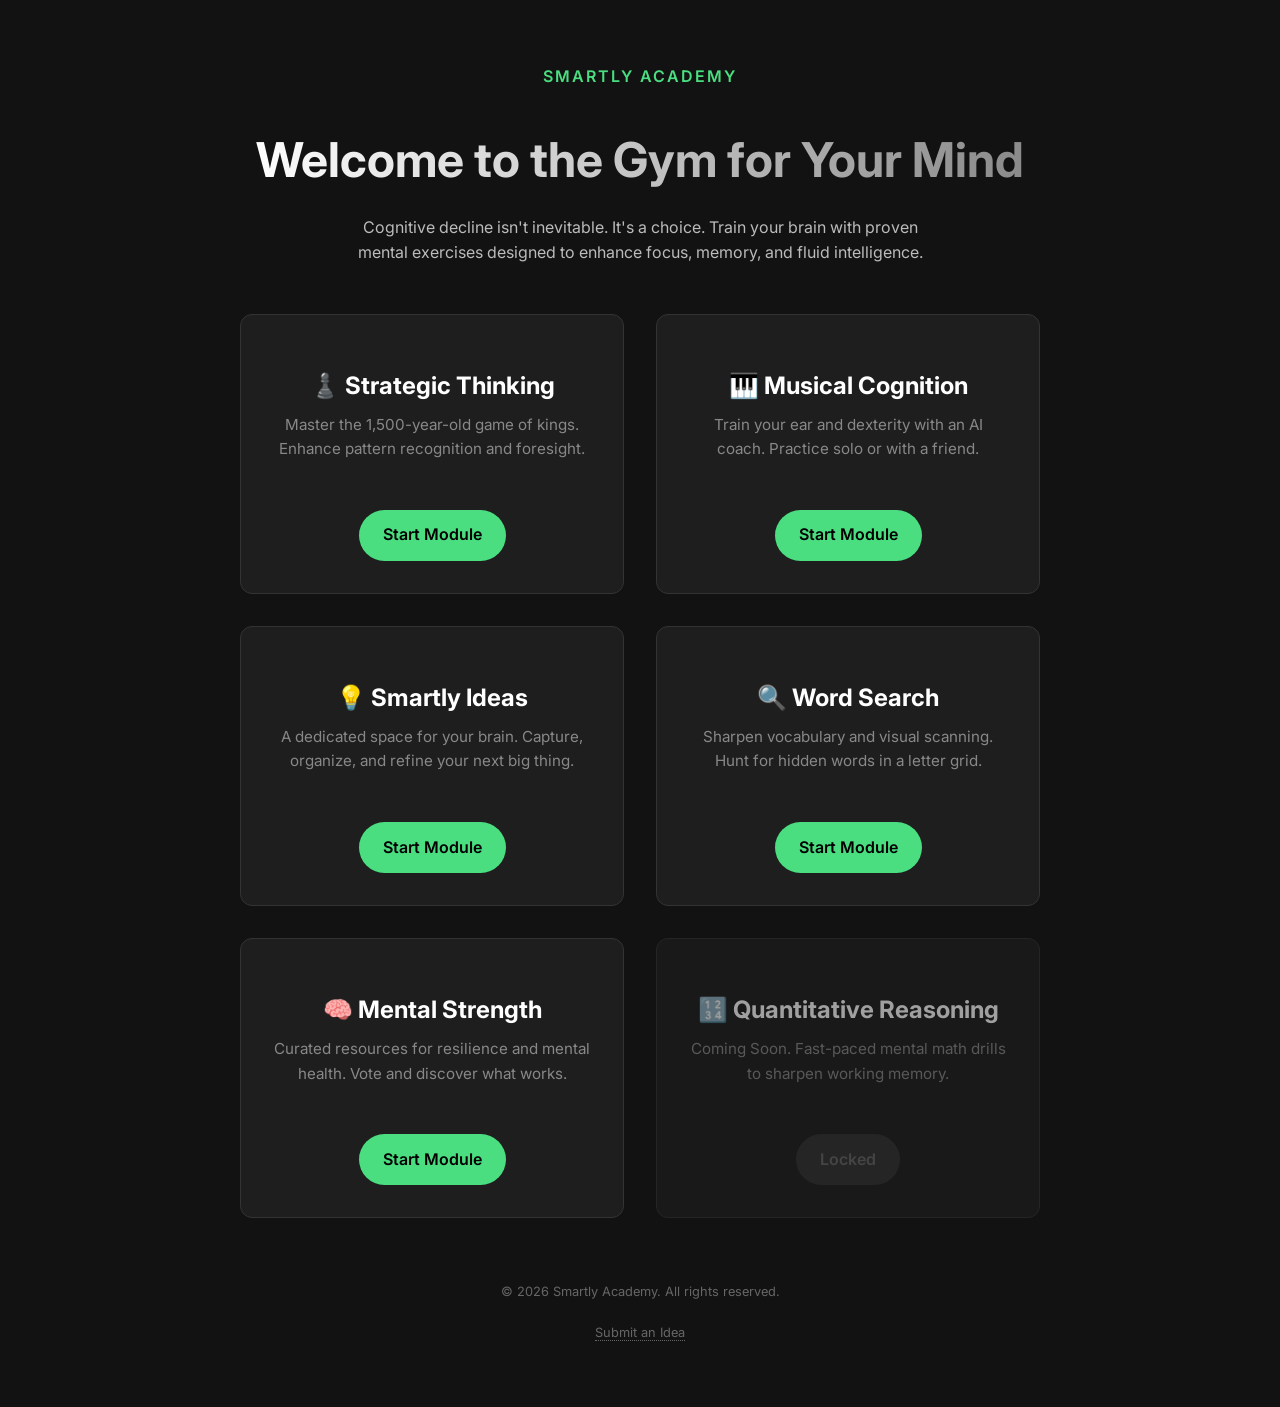
<file: index.html>
<!DOCTYPE html>
<html lang="en">
<head>
  <meta charset="UTF-8">
  <meta name="viewport" content="width=device-width, initial-scale=1.0">
  <title>Smartly Academy — Cognitive Training</title>
  <style>
    body {
      margin: 0; padding: 0; box-sizing: border-box;
      font-family: 'Inter', sans-serif;
      background: #121212;
      color: #e0e0e0;
      line-height: 1.6;
    }
    .container {
      max-width: 800px; margin: 0 auto; padding: 4rem 2rem;
      text-align: center;
    }
    h1 {
      font-size: 3rem; margin-bottom: 1rem;
      background: linear-gradient(to right, #fff, #888);
      -webkit-background-clip: text; -webkit-text-fill-color: transparent;
    }
    .subtitle {
      color: #4ade80; font-weight: 600; text-transform: uppercase; letter-spacing: 2px;
      margin-bottom: 2rem;
    }
    p { color: #bbb; max-width: 600px; margin: 0 auto 2rem; }
    
    .grid {
      display: grid; grid-template-columns: repeat(auto-fit, minmax(250px, 1fr)); gap: 2rem;
      margin-top: 3rem;
    }
    .card {
      background: #1e1e1e; padding: 2rem; border-radius: 12px;
      border: 1px solid #333; transition: transform 0.2s, border-color 0.2s;
    }
    .card:hover {
      transform: translateY(-5px); border-color: #4ade80;
    }
    .card h2 { color: #fff; font-size: 1.5rem; margin-bottom: 0.5rem; }
    .card p { font-size: 0.95rem; color: #888; }
    
    .btn {
      display: inline-block;
      background: #4ade80; color: #000;
      padding: 0.8rem 1.5rem; border-radius: 50px;
      text-decoration: none; font-weight: 600;
      margin-top: 1rem;
    }
    .btn:hover { background: #22c55e; }

    footer {
      margin-top: 4rem; color: #666; font-size: 0.8rem;
    }
  </style>
  <link href="https://fonts.googleapis.com/css2?family=Inter:wght@400;600&display=swap" rel="stylesheet">
</head>
<body>

  <div class="container">
    <p class="subtitle">Smartly Academy</p>
    <h1>Welcome to the Gym for Your Mind</h1>
    <p>
      Cognitive decline isn't inevitable. It's a choice. Train your brain with proven mental exercises designed to enhance focus, memory, and fluid intelligence.
    </p>

    <div class="grid">
      <!-- Module 1: Chess -->
      <div class="card">
        <h2>♟️ Strategic Thinking</h2>
        <p>Master the 1,500-year-old game of kings. Enhance pattern recognition and foresight.</p>
        <a href="chess-landing.html" class="btn">Start Module</a>
      </div>

      <!-- Module 2: Piano -->
      <div class="card">
        <h2>🎹 Musical Cognition</h2>
        <p>Train your ear and dexterity with an AI coach. Practice solo or with a friend.</p>
        <a href="piano-landing.html" class="btn">Start Module</a>
      </div>

      <!-- Module 3: Ideas -->
      <div class="card">
        <h2>💡 Smartly Ideas</h2>
        <p>A dedicated space for your brain. Capture, organize, and refine your next big thing.</p>
        <a href="ideas-landing.html" class="btn">Start Module</a>
      </div>

      <!-- Module 4: Word Search -->
      <div class="card">
        <h2>🔍 Word Search</h2>
        <p>Sharpen vocabulary and visual scanning. Hunt for hidden words in a letter grid.</p>
        <a href="wordsearch-landing.html" class="btn">Start Module</a>
      </div>

      <!-- Module 5: Mental Strength -->
      <div class="card">
        <h2>🧠 Mental Strength</h2>
        <p>Curated resources for resilience and mental health. Vote and discover what works.</p>
        <a href="mental-strength-landing.html" class="btn">Start Module</a>
      </div>

      <!-- Module 5: Quantitative (Placeholder) -->
      <div class="card" style="opacity: 0.6;">
        <h2>🔢 Quantitative Reasoning</h2>
        <p>Coming Soon. Fast-paced mental math drills to sharpen working memory.</p>
        <span class="btn" style="background: #333; color: #666; cursor: default;">Locked</span>
      </div>
    </div>

    <footer>
      &copy; 2026 Smartly Academy. All rights reserved.
      <br><br>
      <a href="ideas.html" style="color: #666; text-decoration: none; font-size: 0.8rem; border-bottom: 1px dotted #666;">Submit an Idea</a>
    </footer>
  </div>

</body>
</html>
</file>
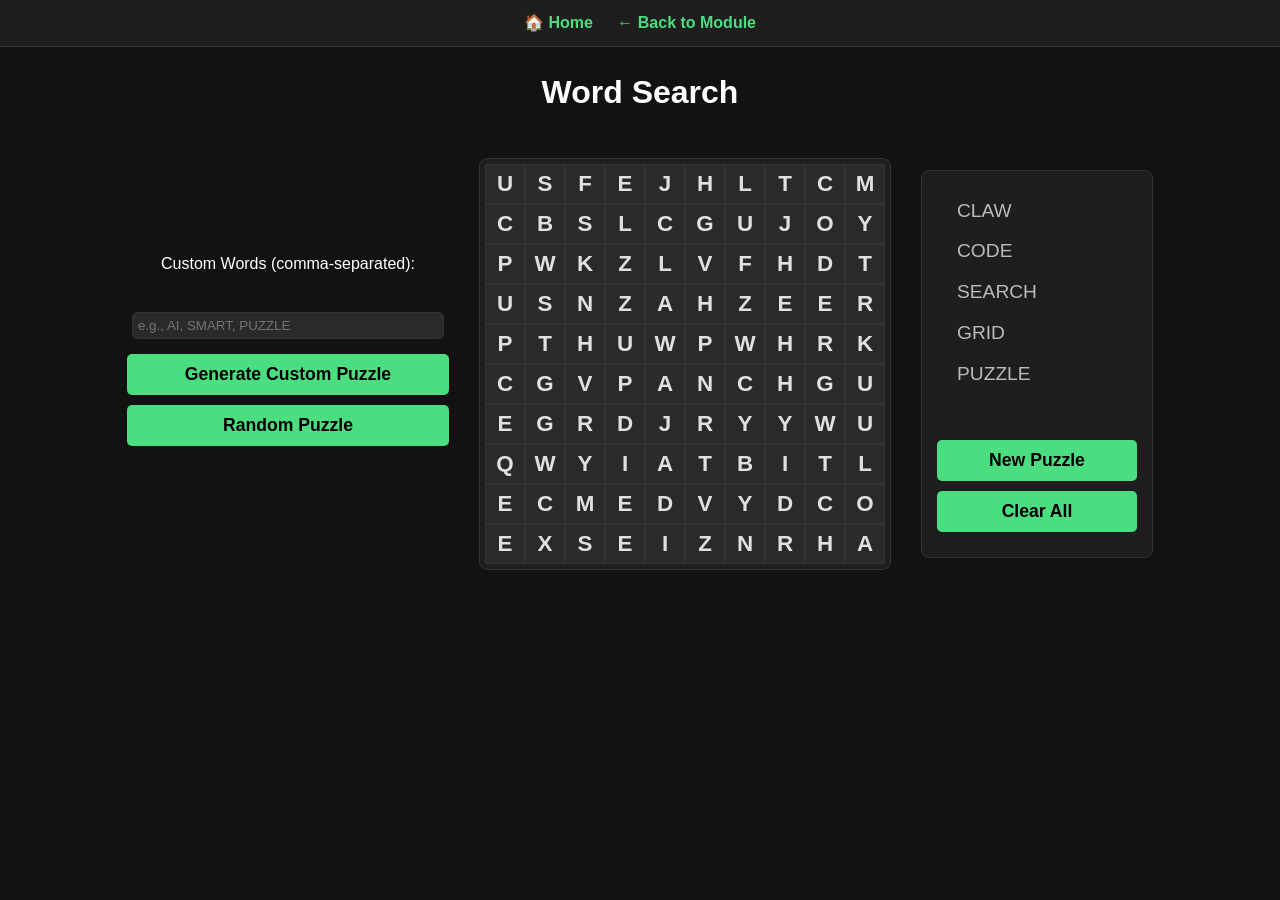
<file: wordsearch/index.html>
<!DOCTYPE html>
<html lang="en">
<head>
    <meta charset="UTF-8">
    <meta name="viewport" content="width=device-width, initial-scale=1.0">
    <title>Word Search — Smartly Academy</title>
    <link rel="stylesheet" href="style.css">
</head>
<body>
    <div class="nav">
        <a href="../index.html">🏠 Home</a>
        <a href="../wordsearch-landing.html">← Back to Module</a>
    </div>
    <h1>Word Search</h1>
    <div class="main-content">
        <div id="custom-words-section" style="text-align: center; margin-bottom: 20px;">
            <label for="customWordsInput">Custom Words (comma-separated):</label><br>
            <input type="text" id="customWordsInput" placeholder="e.g., AI, SMART, PUZZLE" style="width: 300px; padding: 5px; margin: 5px;">
            <button onclick="generateCustomPuzzle()">Generate Custom Puzzle</button>
            <button onclick="generateRandomPuzzle()">Random Puzzle</button>
        </div>
        <div id="grid-container"></div>
        <div id="word-list"></div>
    </div>
    <script src="script.js"></script>
</body>
</html>
</file>
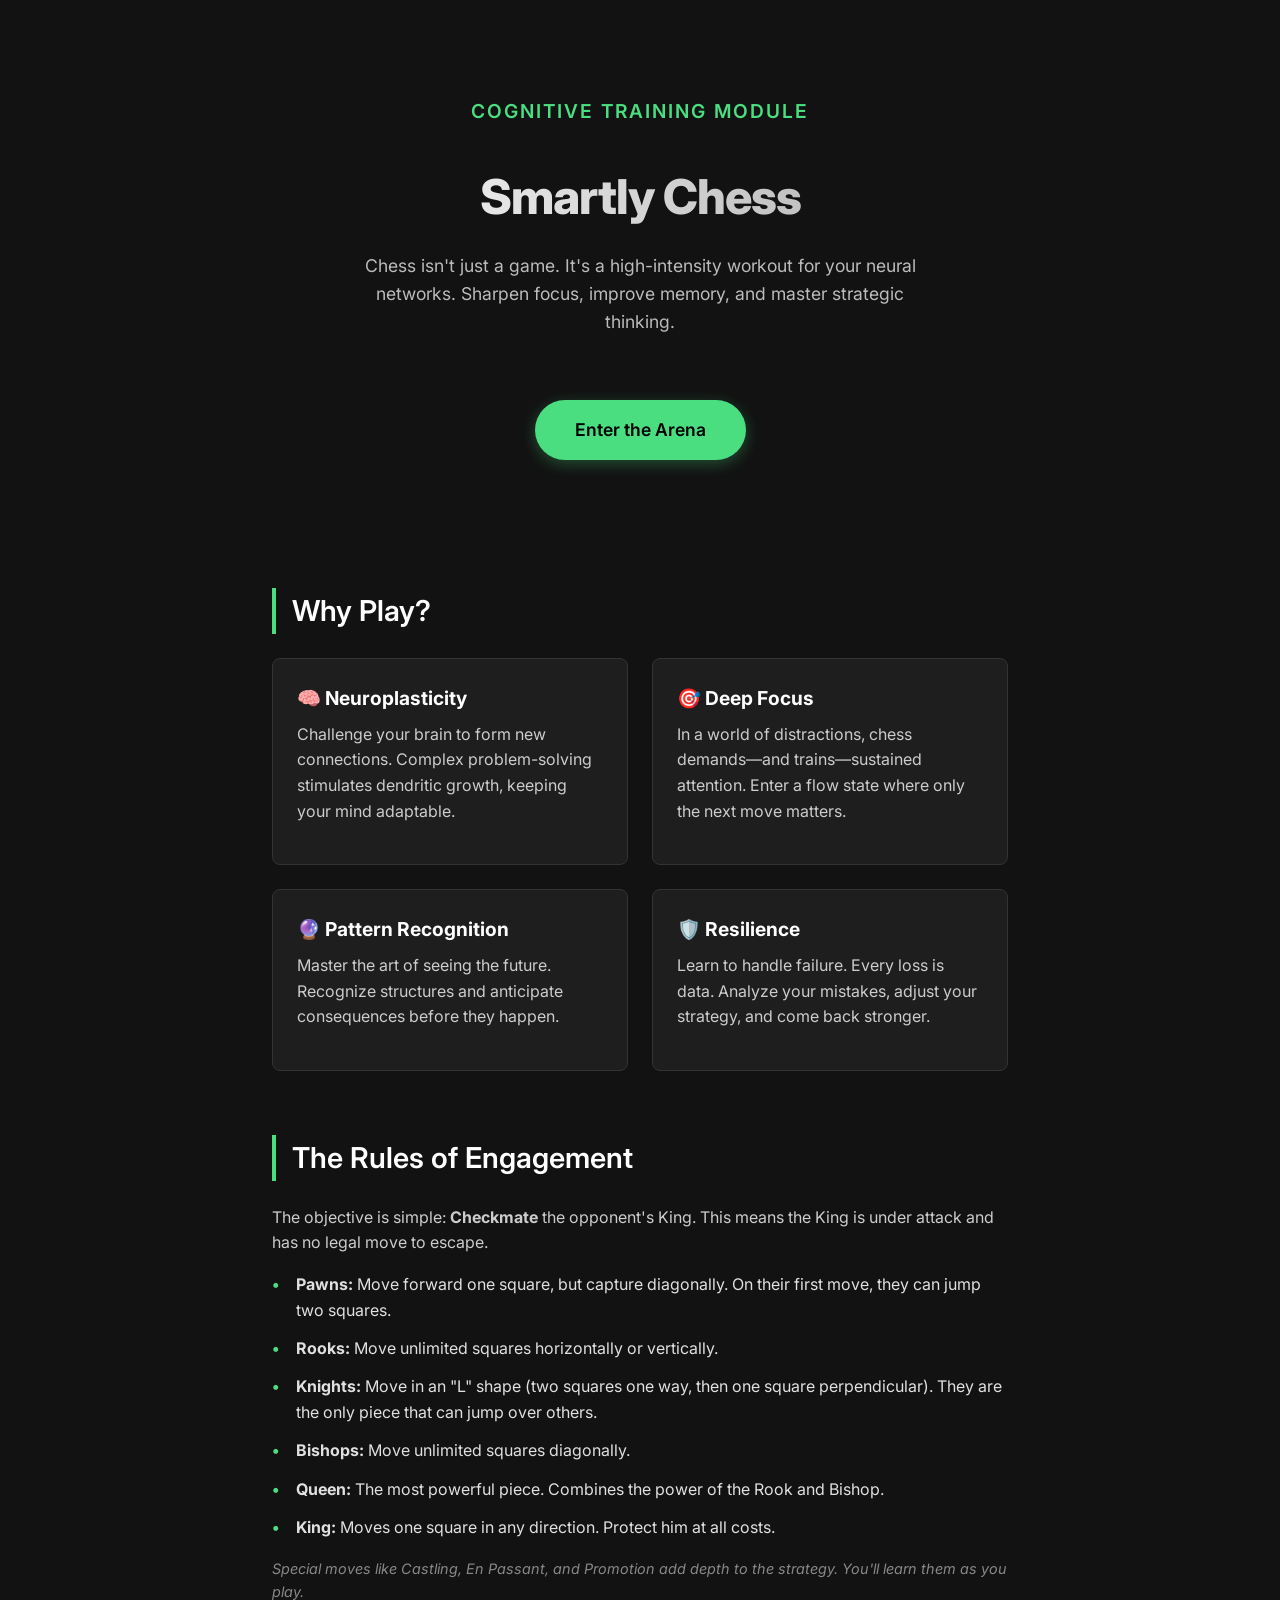
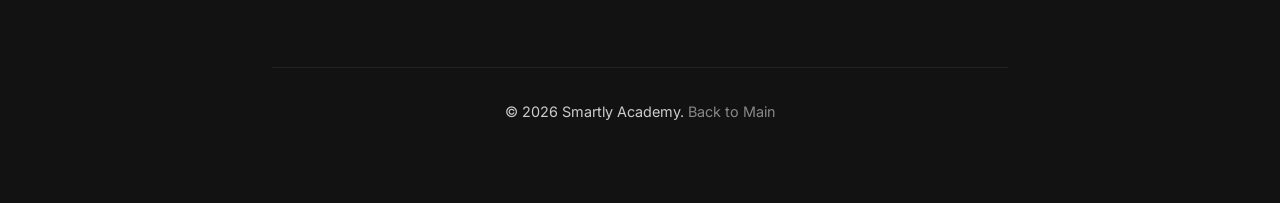
<file: chess-landing.html>
<!DOCTYPE html>
<html lang="en">
<head>
  <meta charset="UTF-8">
  <meta name="viewport" content="width=device-width, initial-scale=1.0">
  <title>Smartly Chess — Cognitive Training</title>
  
  <!-- Fonts -->
  <link href="https://fonts.googleapis.com/css2?family=Inter:wght@300;400;600;800&display=swap" rel="stylesheet">
  
  <style>
    * { margin: 0; padding: 0; box-sizing: border-box; }
    
    body {
      font-family: 'Inter', sans-serif;
      background: #121212;
      color: #e0e0e0;
      line-height: 1.6;
    }

    /* Layout */
    .container {
      max-width: 800px;
      margin: 0 auto;
      padding: 2rem;
    }

    /* Header / Hero */
    header {
      padding: 4rem 0;
      text-align: center;
    }
    h1 {
      font-size: 3rem;
      font-weight: 800;
      letter-spacing: -1px;
      background: linear-gradient(to right, #fff, #aaa);
      -webkit-background-clip: text;
      -webkit-text-fill-color: transparent;
      margin-bottom: 1rem;
    }
    .subtitle {
      font-size: 1.2rem;
      color: #4ade80; /* Green accent */
      font-weight: 600;
      text-transform: uppercase;
      letter-spacing: 2px;
      margin-bottom: 2rem;
    }
    .hero-text {
      font-size: 1.1rem;
      color: #bbb;
      max-width: 600px;
      margin: 0 auto;
    }

    /* Sections */
    section {
      margin-bottom: 4rem;
    }
    h2 {
      font-size: 1.8rem;
      font-weight: 600;
      margin-bottom: 1.5rem;
      color: #fff;
      border-left: 4px solid #4ade80;
      padding-left: 1rem;
    }
    p {
      margin-bottom: 1rem;
      color: #ccc;
    }

    /* Benefits Grid */
    .grid {
      display: grid;
      grid-template-columns: repeat(auto-fit, minmax(250px, 1fr));
      gap: 1.5rem;
    }
    .card {
      background: #1e1e1e;
      padding: 1.5rem;
      border-radius: 8px;
      border: 1px solid #333;
      transition: transform 0.2s;
    }
    .card:hover {
      transform: translateY(-5px);
      border-color: #4ade80;
    }
    .card h3 {
      color: #fff;
      margin-bottom: 0.5rem;
      font-size: 1.2rem;
    }

    /* Rules (Brief) */
    .rules-list {
      list-style: none;
    }
    .rules-list li {
      margin-bottom: 0.8rem;
      padding-left: 1.5rem;
      position: relative;
    }
    .rules-list li::before {
      content: "•";
      color: #4ade80;
      position: absolute;
      left: 0;
      font-weight: bold;
    }

    /* CTA Button */
    .cta-container {
      text-align: center;
      margin: 4rem 0;
    }
    .btn-primary {
      display: inline-block;
      background: #4ade80;
      color: #000;
      padding: 1rem 2.5rem;
      font-size: 1.1rem;
      font-weight: 600;
      text-decoration: none;
      border-radius: 50px;
      transition: all 0.2s;
      box-shadow: 0 4px 15px rgba(74, 222, 128, 0.3);
    }
    .btn-primary:hover {
      background: #22c55e;
      transform: scale(1.05);
      box-shadow: 0 6px 20px rgba(74, 222, 128, 0.4);
    }

    /* Footer */
    footer {
      text-align: center;
      padding: 2rem;
      border-top: 1px solid #222;
      color: #666;
      font-size: 0.9rem;
    }
    footer a {
      color: #888;
      text-decoration: none;
    }
    footer a:hover { color: #fff; }

  </style>
</head>
<body>

  <div class="container">
    <header>
      <p class="subtitle">Cognitive Training Module</p>
      <h1>Smartly Chess</h1>
      <p class="hero-text">
        Chess isn't just a game. It's a high-intensity workout for your neural networks. 
        Sharpen focus, improve memory, and master strategic thinking.
      </p>
      
      <div class="cta-container">
        <a href="chess-arena.html" class="btn-primary">Enter the Arena</a>
      </div>
    </header>

    <section>
      <h2>Why Play?</h2>
      <div class="grid">
        <div class="card">
          <h3>🧠 Neuroplasticity</h3>
          <p>Challenge your brain to form new connections. Complex problem-solving stimulates dendritic growth, keeping your mind adaptable.</p>
        </div>
        <div class="card">
          <h3>🎯 Deep Focus</h3>
          <p>In a world of distractions, chess demands—and trains—sustained attention. Enter a flow state where only the next move matters.</p>
        </div>
        <div class="card">
          <h3>🔮 Pattern Recognition</h3>
          <p>Master the art of seeing the future. Recognize structures and anticipate consequences before they happen.</p>
        </div>
        <div class="card">
          <h3>🛡️ Resilience</h3>
          <p>Learn to handle failure. Every loss is data. Analyze your mistakes, adjust your strategy, and come back stronger.</p>
        </div>
      </div>
    </section>

    <section>
      <h2>The Rules of Engagement</h2>
      <p>The objective is simple: <strong>Checkmate</strong> the opponent's King. This means the King is under attack and has no legal move to escape.</p>
      
      <ul class="rules-list">
        <li><strong>Pawns:</strong> Move forward one square, but capture diagonally. On their first move, they can jump two squares.</li>
        <li><strong>Rooks:</strong> Move unlimited squares horizontally or vertically.</li>
        <li><strong>Knights:</strong> Move in an "L" shape (two squares one way, then one square perpendicular). They are the only piece that can jump over others.</li>
        <li><strong>Bishops:</strong> Move unlimited squares diagonally.</li>
        <li><strong>Queen:</strong> The most powerful piece. Combines the power of the Rook and Bishop.</li>
        <li><strong>King:</strong> Moves one square in any direction. Protect him at all costs.</li>
      </ul>
      <p style="margin-top: 1rem; font-size: 0.9rem; color: #888;">
        <em>Special moves like Castling, En Passant, and Promotion add depth to the strategy. You'll learn them as you play.</em>
      </p>
    </section>

    <footer>
      <p>&copy; 2026 Smartly Academy. <a href="index.html">Back to Main</a></p>
    </footer>
  </div>

</body>
</html>
</file>
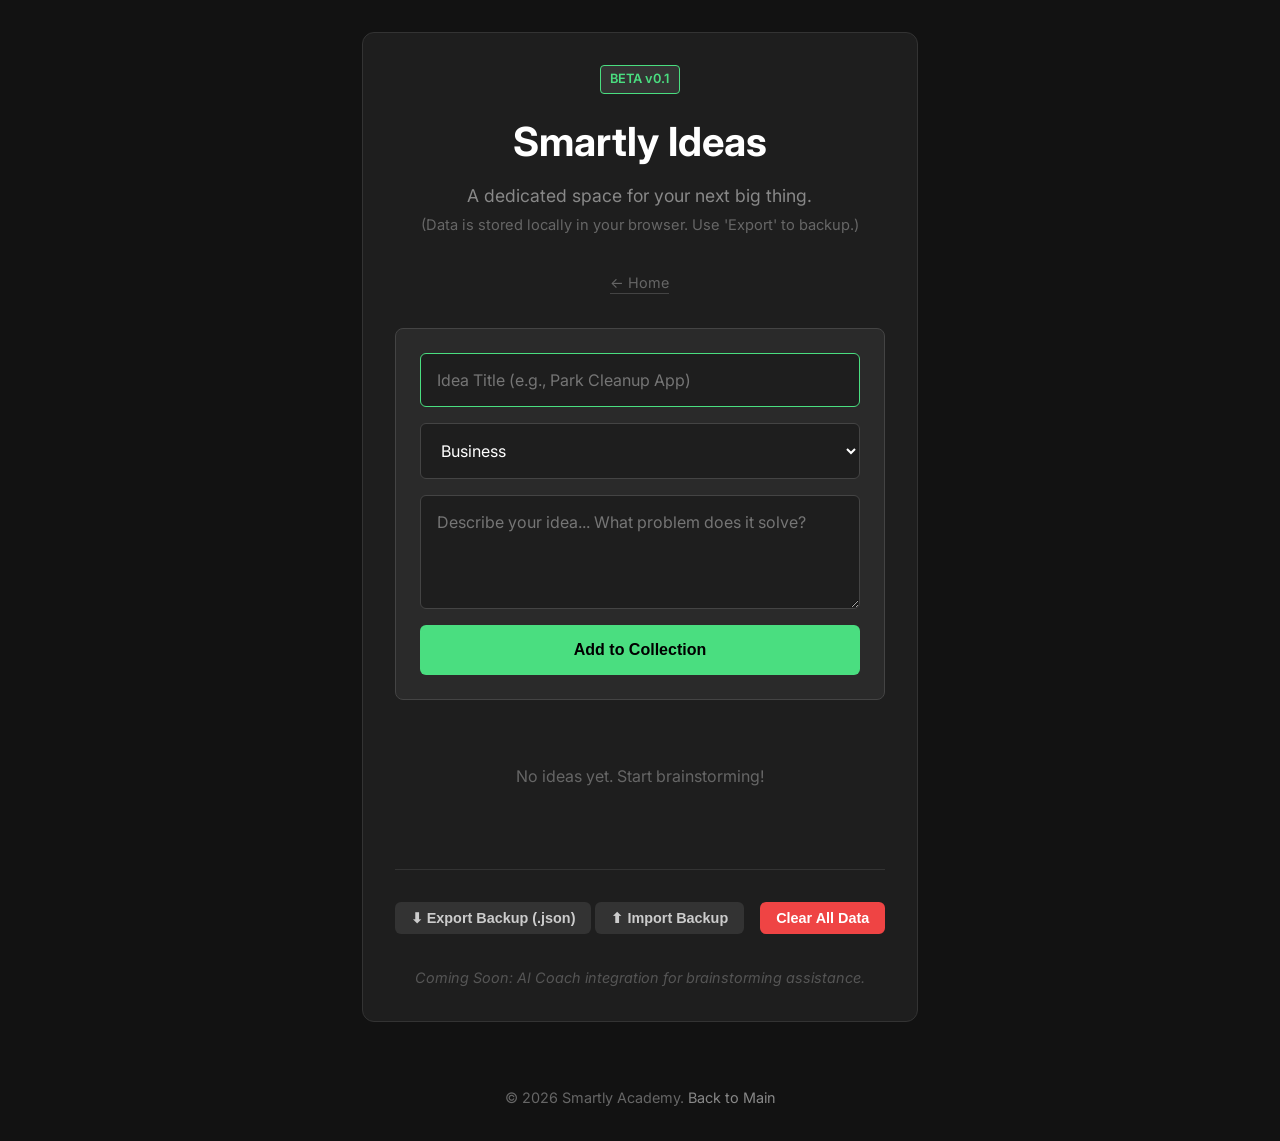
<file: ideas-app.html>
<!DOCTYPE html>
<html lang="en">
<head>
  <meta charset="UTF-8">
  <meta name="viewport" content="width=device-width, initial-scale=1.0">
  <title>Smartly Ideas — Next Level Idea Gathering</title>
  
  <!-- Fonts -->
  <link href="https://fonts.googleapis.com/css2?family=Inter:wght@300;400;600;800&display=swap" rel="stylesheet">
  
  <style>
    * { margin: 0; padding: 0; box-sizing: border-box; }
    
    body {
      font-family: 'Inter', sans-serif;
      background: #121212;
      color: #e0e0e0;
      line-height: 1.6;
      display: flex;
      flex-direction: column;
      min-height: 100vh;
    }

    .container {
      max-width: 800px;
      margin: 2rem auto;
      padding: 2rem;
      background: #1e1e1e;
      border-radius: 12px;
      border: 1px solid #333;
    }

    h1 {
      font-size: 2.5rem;
      margin-bottom: 0.5rem;
      color: #fff;
      text-align: center;
    }
    
    .subtitle {
      color: #888;
      margin-bottom: 2rem;
      text-align: center;
      font-size: 1.1rem;
    }

    .badge {
      display: inline-block;
      padding: 0.2rem 0.6rem;
      background: #333;
      color: #4ade80;
      border-radius: 4px;
      font-size: 0.8rem;
      font-weight: 600;
      margin-bottom: 1rem;
      border: 1px solid #4ade80;
    }

    /* Input Form */
    .input-group {
      display: flex;
      flex-direction: column;
      gap: 1rem;
      margin-bottom: 2rem;
      padding: 1.5rem;
      background: #2a2a2a;
      border-radius: 8px;
      border: 1px solid #444;
    }

    input, textarea, select {
      width: 100%;
      padding: 1rem;
      background: #1e1e1e;
      border: 1px solid #444;
      border-radius: 6px;
      color: #fff;
      font-family: inherit;
      font-size: 1rem;
    }

    input:focus, textarea:focus, select:focus {
      outline: none;
      border-color: #4ade80;
    }

    button {
      padding: 1rem;
      border: none;
      border-radius: 6px;
      font-weight: 600;
      cursor: pointer;
      font-size: 1rem;
      transition: all 0.2s;
    }

    .btn-primary {
      background: #4ade80;
      color: #000;
      width: 100%;
    }
    .btn-primary:hover { background: #22c55e; }

    .btn-secondary {
      background: #333;
      color: #ccc;
      padding: 0.5rem 1rem;
      font-size: 0.9rem;
    }
    .btn-secondary:hover { background: #444; color: #fff; }

    .btn-danger {
      background: #ef4444;
      color: #fff;
    }
    .btn-danger:hover { background: #dc2626; }

    /* Idea List */
    .idea-list {
      display: flex;
      flex-direction: column;
      gap: 1rem;
    }

    .idea-card {
      background: #2a2a2a;
      padding: 1.5rem;
      border-radius: 8px;
      border-left: 4px solid #4ade80;
      position: relative;
    }

    .idea-card h3 {
      margin-bottom: 0.5rem;
      color: #fff;
    }

    .idea-meta {
      font-size: 0.8rem;
      color: #888;
      margin-bottom: 1rem;
      display: flex;
      gap: 1rem;
    }

    .idea-content {
      color: #ccc;
      white-space: pre-wrap; /* Preserve line breaks */
    }

    .card-actions {
      margin-top: 1rem;
      display: flex;
      gap: 0.5rem;
      justify-content: flex-end;
    }

    /* Data Controls */
    .data-controls {
      margin-top: 3rem;
      padding-top: 2rem;
      border-top: 1px solid #333;
      display: flex;
      justify-content: space-between;
      align-items: center;
      flex-wrap: wrap;
      gap: 1rem;
    }

    .file-input { display: none; }

    footer {
      margin-top: auto;
      text-align: center;
      padding: 2rem;
      color: #666;
      font-size: 0.9rem;
    }
    
    footer a { color: #888; text-decoration: none; }
    footer a:hover { color: #fff; }

    /* Tags */
    .tag {
      background: #333;
      padding: 0.2rem 0.5rem;
      border-radius: 4px;
      font-size: 0.75rem;
      color: #aaa;
    }
  </style>
</head>
<body>

  <div class="container">
    <div style="text-align: center;">
      <span class="badge">BETA v0.1</span>
    </div>
    <h1>Smartly Ideas</h1>
    <p class="subtitle">A dedicated space for your next big thing.<br>
    <small style="color: #666;">(Data is stored locally in your browser. Use 'Export' to backup.)</small></p>

    <div style="text-align: center; margin-bottom: 2rem;">
        <a href="ideas-landing.html" style="color: #666; font-size: 0.9rem; text-decoration: none; border-bottom: 1px solid #444; padding-bottom: 2px;">← Home</a>
    </div>
    
    <!-- Input Form -->
    <div class="input-group">
      <input type="text" id="ideaTitle" placeholder="Idea Title (e.g., Park Cleanup App)" autofocus>
      <select id="ideaCategory">
        <option value="Business">Business</option>
        <option value="Tech">Tech</option>
        <option value="Art">Art</option>
        <option value="Personal">Personal</option>
        <option value="Other">Other</option>
      </select>
      <textarea id="ideaDetails" rows="4" placeholder="Describe your idea... What problem does it solve?"></textarea>
      <button class="btn-primary" onclick="addIdea()">Add to Collection</button>
    </div>

    <!-- List -->
    <div id="ideaList" class="idea-list">
      <!-- Ideas will be injected here -->
      <div style="text-align: center; color: #666; padding: 2rem;">No ideas yet. Start brainstorming!</div>
    </div>

    <!-- Data Controls -->
    <div class="data-controls">
      <div>
        <button class="btn-secondary" onclick="exportData()">⬇ Export Backup (.json)</button>
        <button class="btn-secondary" onclick="document.getElementById('importFile').click()">⬆ Import Backup</button>
        <input type="file" id="importFile" class="file-input" accept=".json" onchange="importData(this)">
      </div>
      <button class="btn-danger" style="padding: 0.5rem 1rem; font-size: 0.9rem;" onclick="clearData()">Clear All Data</button>
    </div>

    <div style="margin-top: 2rem; text-align: center; color: #555; font-size: 0.9rem;">
      <em>Coming Soon: AI Coach integration for brainstorming assistance.</em>
    </div>
  </div>

  <footer>
    <p>&copy; 2026 Smartly Academy. <a href="index.html">Back to Main</a></p>
  </footer>

  <script>
    // --- Data Model ---
    let ideas = [];

    // --- Init ---
    document.addEventListener('DOMContentLoaded', () => {
      loadIdeas();
      renderIdeas();
    });

    // --- Core Functions ---
    function addIdea() {
      const title = document.getElementById('ideaTitle').value.trim();
      const category = document.getElementById('ideaCategory').value;
      const details = document.getElementById('ideaDetails').value.trim();

      if (!title) {
        alert("Please give your idea a title!");
        return;
      }

      const newIdea = {
        id: Date.now(),
        title,
        category,
        details,
        timestamp: new Date().toISOString()
      };

      ideas.unshift(newIdea); // Add to top
      saveIdeas();
      renderIdeas();
      
      // Clear form
      document.getElementById('ideaTitle').value = '';
      document.getElementById('ideaDetails').value = '';
      document.getElementById('ideaTitle').focus();
    }

    function deleteIdea(id) {
      if(confirm("Are you sure you want to delete this idea?")) {
        ideas = ideas.filter(idea => idea.id !== id);
        saveIdeas();
        renderIdeas();
      }
    }

    function saveIdeas() {
      localStorage.setItem('smartly_ideas', JSON.stringify(ideas));
    }

    function loadIdeas() {
      const stored = localStorage.getItem('smartly_ideas');
      if (stored) {
        try {
          ideas = JSON.parse(stored);
        } catch (e) {
          console.error("Failed to parse ideas", e);
          ideas = [];
        }
      }
    }

    function renderIdeas() {
      const list = document.getElementById('ideaList');
      list.innerHTML = '';

      if (ideas.length === 0) {
        list.innerHTML = '<div style="text-align: center; color: #666; padding: 2rem;">No ideas yet. Start brainstorming!</div>';
        return;
      }

      ideas.forEach(idea => {
        const date = new Date(idea.timestamp).toLocaleDateString();
        
        const card = document.createElement('div');
        card.className = 'idea-card';
        card.innerHTML = `
          <div style="display:flex; justify-content:space-between; align-items:start;">
            <h3>${escapeHtml(idea.title)}</h3>
            <span class="tag">${escapeHtml(idea.category)}</span>
          </div>
          <div class="idea-meta">Added: ${date}</div>
          <div class="idea-content">${escapeHtml(idea.details)}</div>
          <div class="card-actions">
            <button class="btn-secondary" onclick="deleteIdea(${idea.id})" style="background:transparent; border:1px solid #444; color:#888;">Delete</button>
          </div>
        `;
        list.appendChild(card);
      });
    }

    // --- Utilities ---
    function escapeHtml(text) {
      if (!text) return text;
      return text
        .replace(/&/g, "&amp;")
        .replace(/</g, "&lt;")
        .replace(/>/g, "&gt;")
        .replace(/"/g, "&quot;")
        .replace(/'/g, "&#039;");
    }

    function exportData() {
      const dataStr = "data:text/json;charset=utf-8," + encodeURIComponent(JSON.stringify(ideas, null, 2));
      const downloadAnchorNode = document.createElement('a');
      downloadAnchorNode.setAttribute("href", dataStr);
      downloadAnchorNode.setAttribute("download", "smartly_ideas_backup.json");
      document.body.appendChild(downloadAnchorNode);
      downloadAnchorNode.click();
      downloadAnchorNode.remove();
    }

    function importData(input) {
      const file = input.files[0];
      if (!file) return;

      const reader = new FileReader();
      reader.onload = function(e) {
        try {
          const imported = JSON.parse(e.target.result);
          if (Array.isArray(imported)) {
            if(confirm("This will overwrite your current list. Are you sure?")) {
              ideas = imported;
              saveIdeas();
              renderIdeas();
              alert("Ideas imported successfully!");
            }
          } else {
            alert("Invalid file format.");
          }
        } catch (err) {
          alert("Error reading file: " + err);
        }
      };
      reader.readAsText(file);
      // Reset input so same file can be selected again
      input.value = '';
    }

    function clearData() {
      if(confirm("WARNING: This will delete ALL your ideas permanently. This cannot be undone. Proceed?")) {
        ideas = [];
        saveIdeas();
        renderIdeas();
      }
    }
  </script>

</body>
</html>
</file>
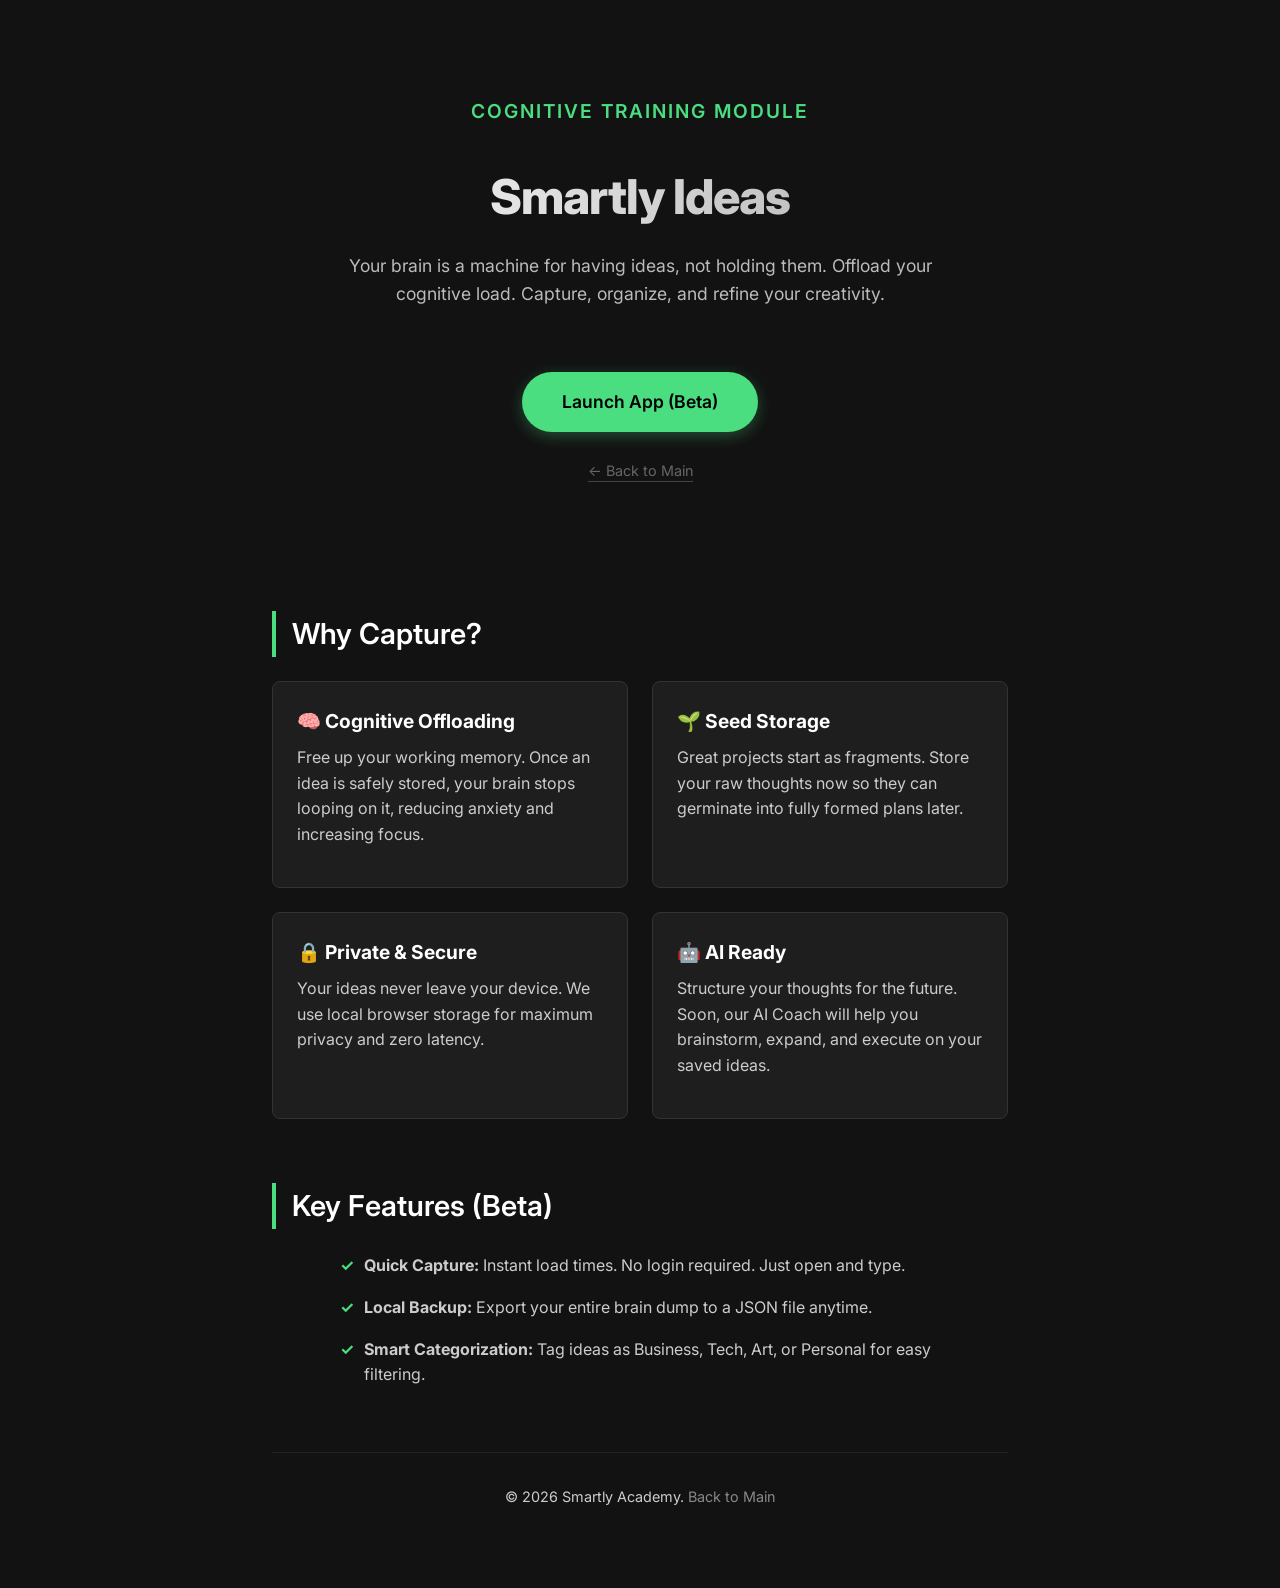
<file: ideas-landing.html>
<!DOCTYPE html>
<html lang="en">
<head>
  <meta charset="UTF-8">
  <meta name="viewport" content="width=device-width, initial-scale=1.0">
  <title>Smartly Ideas — Cognitive Training</title>
  
  <!-- Fonts -->
  <link href="https://fonts.googleapis.com/css2?family=Inter:wght@300;400;600;800&display=swap" rel="stylesheet">
  
  <style>
    * { margin: 0; padding: 0; box-sizing: border-box; }
    
    body {
      font-family: 'Inter', sans-serif;
      background: #121212;
      color: #e0e0e0;
      line-height: 1.6;
    }

    /* Layout */
    .container {
      max-width: 800px;
      margin: 0 auto;
      padding: 2rem;
    }

    /* Header / Hero */
    header {
      padding: 4rem 0;
      text-align: center;
    }
    h1 {
      font-size: 3rem;
      font-weight: 800;
      letter-spacing: -1px;
      background: linear-gradient(to right, #fff, #aaa);
      -webkit-background-clip: text;
      -webkit-text-fill-color: transparent;
      margin-bottom: 1rem;
    }
    .subtitle {
      font-size: 1.2rem;
      color: #4ade80; /* Green accent */
      font-weight: 600;
      text-transform: uppercase;
      letter-spacing: 2px;
      margin-bottom: 2rem;
    }
    .hero-text {
      font-size: 1.1rem;
      color: #bbb;
      max-width: 600px;
      margin: 0 auto;
    }

    /* Sections */
    section {
      margin-bottom: 4rem;
    }
    h2 {
      font-size: 1.8rem;
      font-weight: 600;
      margin-bottom: 1.5rem;
      color: #fff;
      border-left: 4px solid #4ade80;
      padding-left: 1rem;
    }
    p {
      margin-bottom: 1rem;
      color: #ccc;
    }

    /* Benefits Grid */
    .grid {
      display: grid;
      grid-template-columns: repeat(auto-fit, minmax(250px, 1fr));
      gap: 1.5rem;
    }
    .card {
      background: #1e1e1e;
      padding: 1.5rem;
      border-radius: 8px;
      border: 1px solid #333;
      transition: transform 0.2s;
    }
    .card:hover {
      transform: translateY(-5px);
      border-color: #4ade80;
    }
    .card h3 {
      color: #fff;
      margin-bottom: 0.5rem;
      font-size: 1.2rem;
    }

    /* CTA Button */
    .cta-container {
      text-align: center;
      margin: 4rem 0;
    }
    .btn-primary {
      display: inline-block;
      background: #4ade80;
      color: #000;
      padding: 1rem 2.5rem;
      font-size: 1.1rem;
      font-weight: 600;
      text-decoration: none;
      border-radius: 50px;
      transition: all 0.2s;
      box-shadow: 0 4px 15px rgba(74, 222, 128, 0.3);
    }
    .btn-primary:hover {
      background: #22c55e;
      transform: scale(1.05);
      box-shadow: 0 6px 20px rgba(74, 222, 128, 0.4);
    }

    /* Footer */
    footer {
      text-align: center;
      padding: 2rem;
      border-top: 1px solid #222;
      color: #666;
      font-size: 0.9rem;
    }
    footer a {
      color: #888;
      text-decoration: none;
    }
    footer a:hover { color: #fff; }

  </style>
</head>
<body>

  <div class="container">
    <header>
      <p class="subtitle">Cognitive Training Module</p>
      <h1>Smartly Ideas</h1>
      <p class="hero-text">
        Your brain is a machine for having ideas, not holding them. 
        Offload your cognitive load. Capture, organize, and refine your creativity.
      </p>
      
      <div class="cta-container">
        <a href="ideas-app.html" class="btn-primary">Launch App (Beta)</a>
        <br><br>
        <a href="index.html" style="color: #666; font-size: 0.9rem; text-decoration: none; border-bottom: 1px solid #444; padding-bottom: 2px;">← Back to Main</a>
      </div>
    </header>

    <section>
      <h2>Why Capture?</h2>
      <div class="grid">
        <div class="card">
          <h3>🧠 Cognitive Offloading</h3>
          <p>Free up your working memory. Once an idea is safely stored, your brain stops looping on it, reducing anxiety and increasing focus.</p>
        </div>
        <div class="card">
          <h3>🌱 Seed Storage</h3>
          <p>Great projects start as fragments. Store your raw thoughts now so they can germinate into fully formed plans later.</p>
        </div>
        <div class="card">
          <h3>🔒 Private & Secure</h3>
          <p>Your ideas never leave your device. We use local browser storage for maximum privacy and zero latency.</p>
        </div>
        <div class="card">
          <h3>🤖 AI Ready</h3>
          <p>Structure your thoughts for the future. Soon, our AI Coach will help you brainstorm, expand, and execute on your saved ideas.</p>
        </div>
      </div>
    </section>

    <section>
      <h2>Key Features (Beta)</h2>
      <ul style="list-style: none; padding: 0; max-width: 600px; margin: 0 auto; color: #ccc;">
        <li style="margin-bottom: 1rem; padding-left: 1.5rem; position: relative;">
          <span style="color: #4ade80; position: absolute; left: 0; font-weight: bold;">✓</span>
          <strong>Quick Capture:</strong> Instant load times. No login required. Just open and type.
        </li>
        <li style="margin-bottom: 1rem; padding-left: 1.5rem; position: relative;">
          <span style="color: #4ade80; position: absolute; left: 0; font-weight: bold;">✓</span>
          <strong>Local Backup:</strong> Export your entire brain dump to a JSON file anytime.
        </li>
        <li style="margin-bottom: 1rem; padding-left: 1.5rem; position: relative;">
          <span style="color: #4ade80; position: absolute; left: 0; font-weight: bold;">✓</span>
          <strong>Smart Categorization:</strong> Tag ideas as Business, Tech, Art, or Personal for easy filtering.
        </li>
      </ul>
    </section>

    <footer>
      <p>&copy; 2026 Smartly Academy. <a href="index.html">Back to Main</a></p>
    </footer>
  </div>

</body>
</html>
</file>
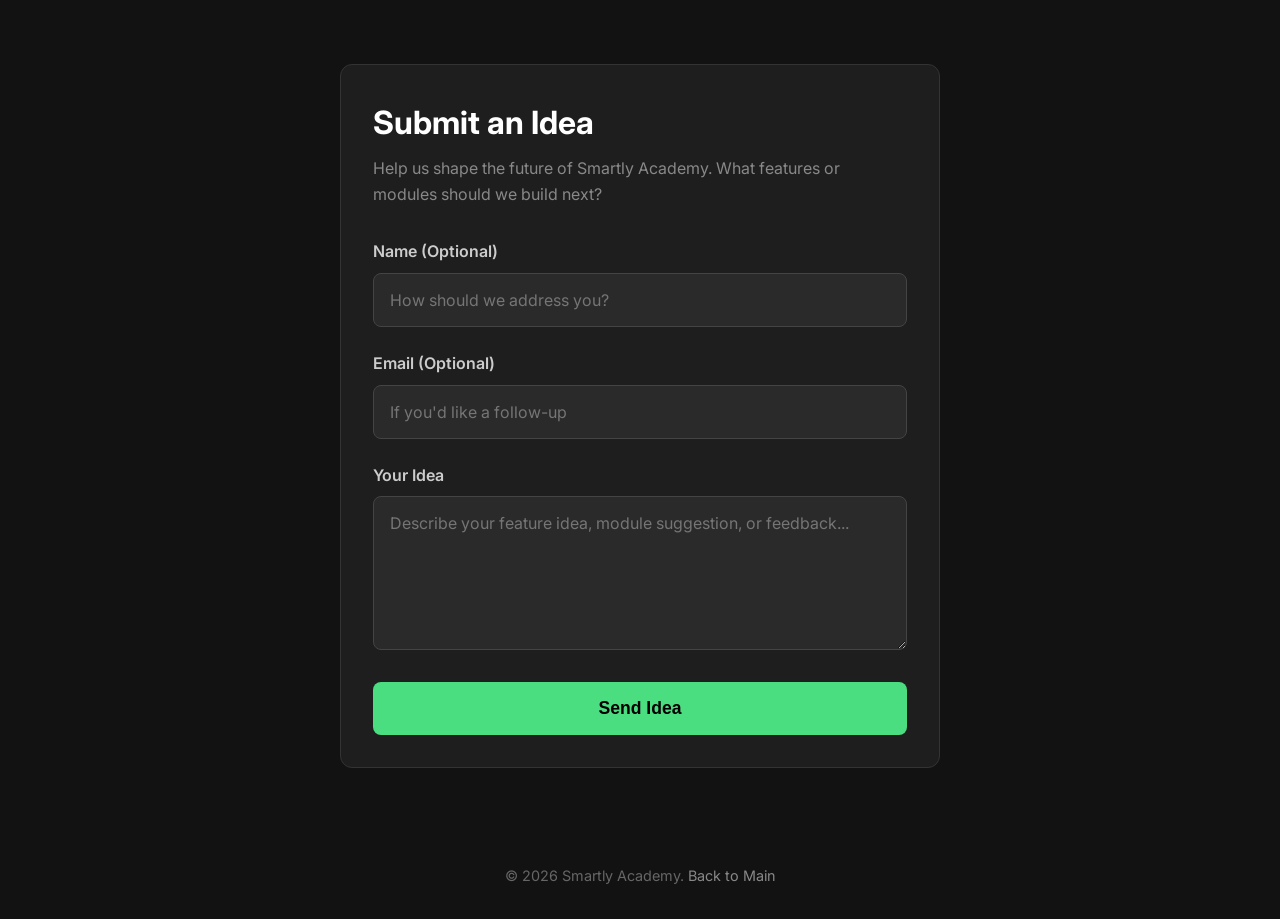
<file: ideas.html>
<!DOCTYPE html>
<html lang="en">
<head>
  <meta charset="UTF-8">
  <meta name="viewport" content="width=device-width, initial-scale=1.0">
  <title>Smartly Ideas — Submit Suggestion</title>
  
  <!-- Fonts -->
  <link href="https://fonts.googleapis.com/css2?family=Inter:wght@300;400;600;800&display=swap" rel="stylesheet">
  
  <style>
    * { margin: 0; padding: 0; box-sizing: border-box; }
    
    body {
      font-family: 'Inter', sans-serif;
      background: #121212;
      color: #e0e0e0;
      line-height: 1.6;
      display: flex;
      flex-direction: column;
      min-height: 100vh;
    }

    .container {
      max-width: 600px;
      margin: 4rem auto;
      padding: 2rem;
      background: #1e1e1e;
      border-radius: 12px;
      border: 1px solid #333;
    }

    h1 {
      font-size: 2rem;
      margin-bottom: 0.5rem;
      color: #fff;
    }
    
    .subtitle {
      color: #888;
      margin-bottom: 2rem;
    }

    form {
      display: flex;
      flex-direction: column;
      gap: 1.5rem;
    }

    label {
      font-weight: 600;
      color: #ccc;
      margin-bottom: 0.5rem;
      display: block;
    }

    input, textarea {
      width: 100%;
      padding: 1rem;
      background: #2a2a2a;
      border: 1px solid #444;
      border-radius: 8px;
      color: #fff;
      font-family: inherit;
      font-size: 1rem;
    }
    
    input:focus, textarea:focus {
      outline: none;
      border-color: #4ade80;
    }

    button {
      background: #4ade80;
      color: #000;
      padding: 1rem;
      border: none;
      border-radius: 8px;
      font-weight: 600;
      cursor: pointer;
      font-size: 1.1rem;
      transition: background 0.2s;
    }

    button:hover {
      background: #22c55e;
    }

    footer {
      margin-top: auto;
      text-align: center;
      padding: 2rem;
      color: #666;
      font-size: 0.9rem;
    }
    
    footer a { color: #888; text-decoration: none; }
    footer a:hover { color: #fff; }

  </style>
</head>
<body>

  <div class="container">
    <h1>Submit an Idea</h1>
    <p class="subtitle">Help us shape the future of Smartly Academy. What features or modules should we build next?</p>
    
    <form action="https://formsubmit.co/shellfishopenclaw@gmail.com" method="POST">
      <!-- Configuration: Redirect back to site after submission -->
      <input type="hidden" name="_next" value="https://smartly.academy/ideas.html?submitted=true">
      <input type="hidden" name="_subject" value="New Smartly Idea Submission">
      <input type="hidden" name="_captcha" value="false">

      <div>
        <label for="name">Name (Optional)</label>
        <input type="text" name="name" id="name" placeholder="How should we address you?">
      </div>

      <div>
        <label for="email">Email (Optional)</label>
        <input type="email" name="email" id="email" placeholder="If you'd like a follow-up">
      </div>

      <div>
        <label for="message">Your Idea</label>
        <textarea name="message" id="message" rows="6" required placeholder="Describe your feature idea, module suggestion, or feedback..."></textarea>
      </div>

      <button type="submit">Send Idea</button>
    </form>
  </div>

  <footer>
    <p>&copy; 2026 Smartly Academy. <a href="index.html">Back to Main</a></p>
  </footer>

  <script>
    // Simple check for URL parameter to show thank you message
    const urlParams = new URLSearchParams(window.location.search);
    if (urlParams.get('submitted') === 'true') {
      document.querySelector('.container').innerHTML = `
        <div style="text-align: center; padding: 2rem 0;">
          <h1 style="color: #4ade80;">Thank You!</h1>
          <p style="color: #ccc; margin-bottom: 2rem;">Your idea has been submitted successfully.</p>
          <a href="index.html" style="background: #333; color: #fff; padding: 0.8rem 1.5rem; border-radius: 50px; text-decoration: none;">Return Home</a>
        </div>
      `;
    }
  </script>

</body>
</html>
</file>
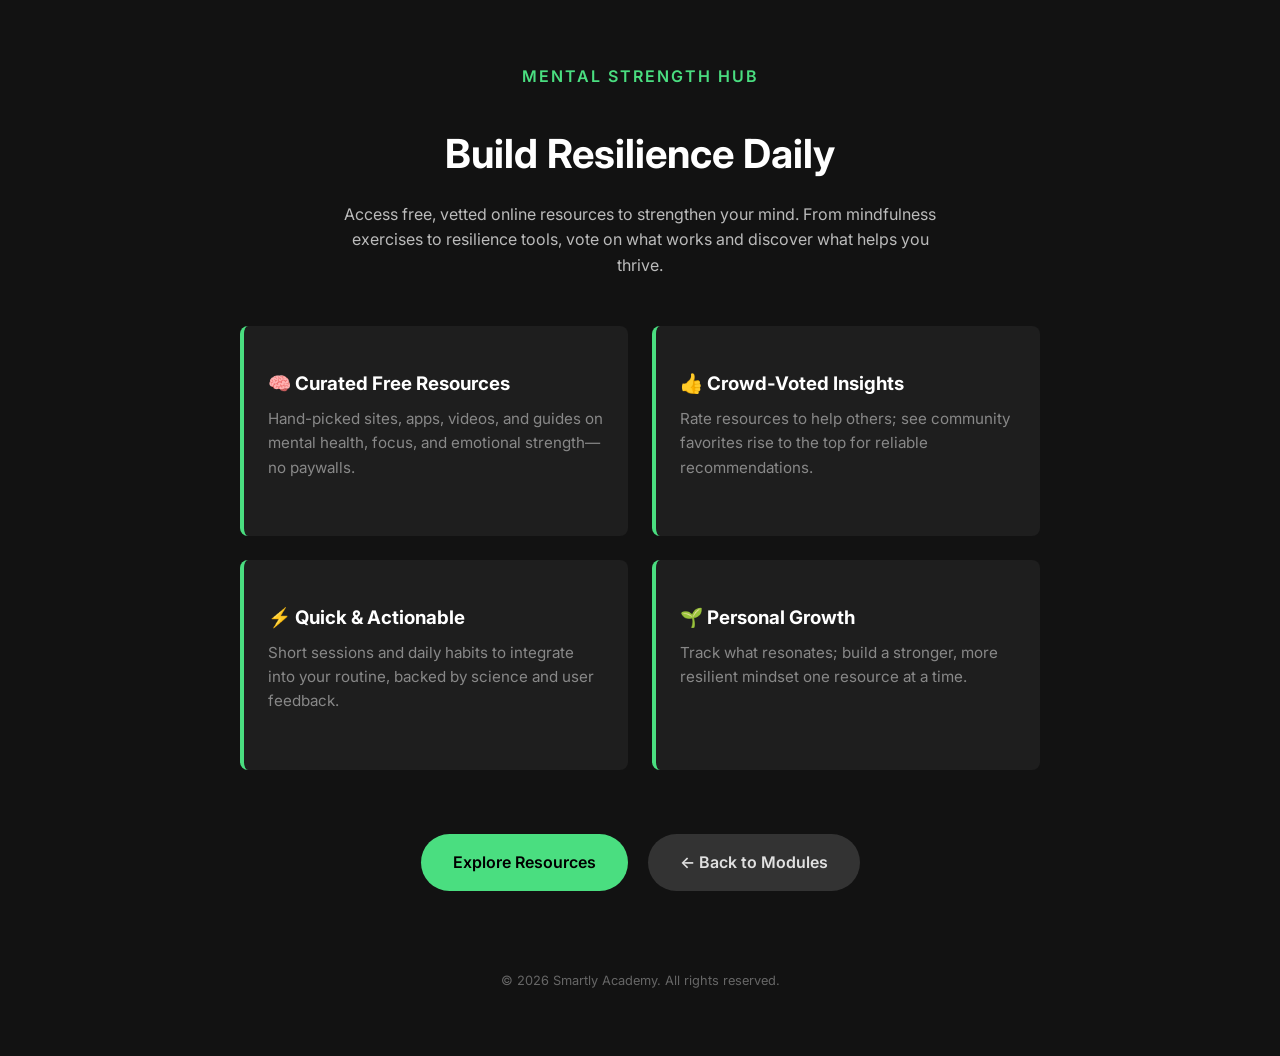
<file: mental-strength-landing.html>
<!DOCTYPE html>
<html lang="en">
<head>
  <meta charset="UTF-8">
  <meta name="viewport" content="width=device-width, initial-scale=1.0">
  <title>Mental Strength Hub — Smartly Academy</title>
  <style>
    body {
      margin: 0; padding: 0; box-sizing: border-box;
      font-family: 'Inter', sans-serif;
      background: #121212;
      color: #e0e0e0;
      line-height: 1.6;
    }
    .container {
      max-width: 800px; margin: 0 auto; padding: 4rem 2rem;
      text-align: center;
    }
    h1 {
      font-size: 2.5rem; margin-bottom: 1rem;
      color: #fff;
    }
    .subtitle {
      color: #4ade80; font-weight: 600; text-transform: uppercase; letter-spacing: 2px;
      margin-bottom: 2rem;
    }
    p { color: #bbb; max-width: 600px; margin: 0 auto 2rem; }
    
    .benefits {
      display: grid; grid-template-columns: repeat(auto-fit, minmax(300px, 1fr)); gap: 1.5rem;
      margin: 3rem 0; text-align: left;
    }
    .benefit {
      background: #1e1e1e; padding: 1.5rem; border-radius: 8px;
      border-left: 4px solid #4ade80;
    }
    .benefit h3 { color: #fff; margin-bottom: 0.5rem; }
    .benefit p { color: #888; font-size: 0.95rem; }
    
    .btn {
      display: inline-block;
      background: #4ade80; color: #000;
      padding: 1rem 2rem; border-radius: 50px;
      text-decoration: none; font-weight: 600;
      margin: 1rem 0.5rem;
    }
    .btn:hover { background: #22c55e; }
    .back-btn { background: #333; color: #e0e0e0; }
    .back-btn:hover { background: #555; }

    footer {
      margin-top: 4rem; color: #666; font-size: 0.8rem;
    }
  </style>
  <link href="https://fonts.googleapis.com/css2?family=Inter:wght@400;600&display=swap" rel="stylesheet">
</head>
<body>

  <div class="container">
    <p class="subtitle">Mental Strength Hub</p>
    <h1>Build Resilience Daily</h1>
    <p>
      Access free, vetted online resources to strengthen your mind. From mindfulness exercises to resilience tools, vote on what works and discover what helps you thrive.
    </p>

    <div class="benefits">
      <div class="benefit">
        <h3>🧠 Curated Free Resources</h3>
        <p>Hand-picked sites, apps, videos, and guides on mental health, focus, and emotional strength—no paywalls.</p>
      </div>
      <div class="benefit">
        <h3>👍 Crowd-Voted Insights</h3>
        <p>Rate resources to help others; see community favorites rise to the top for reliable recommendations.</p>
      </div>
      <div class="benefit">
        <h3>⚡ Quick & Actionable</h3>
        <p>Short sessions and daily habits to integrate into your routine, backed by science and user feedback.</p>
      </div>
      <div class="benefit">
        <h3>🌱 Personal Growth</h3>
        <p>Track what resonates; build a stronger, more resilient mindset one resource at a time.</p>
      </div>
    </div>

    <a href="mental-strength/" class="btn">Explore Resources</a>
    <a href="index.html" class="btn back-btn">← Back to Modules</a>

    <footer>
      &copy; 2026 Smartly Academy. All rights reserved.
    </footer>
  </div>

</body>
</html>
</file>
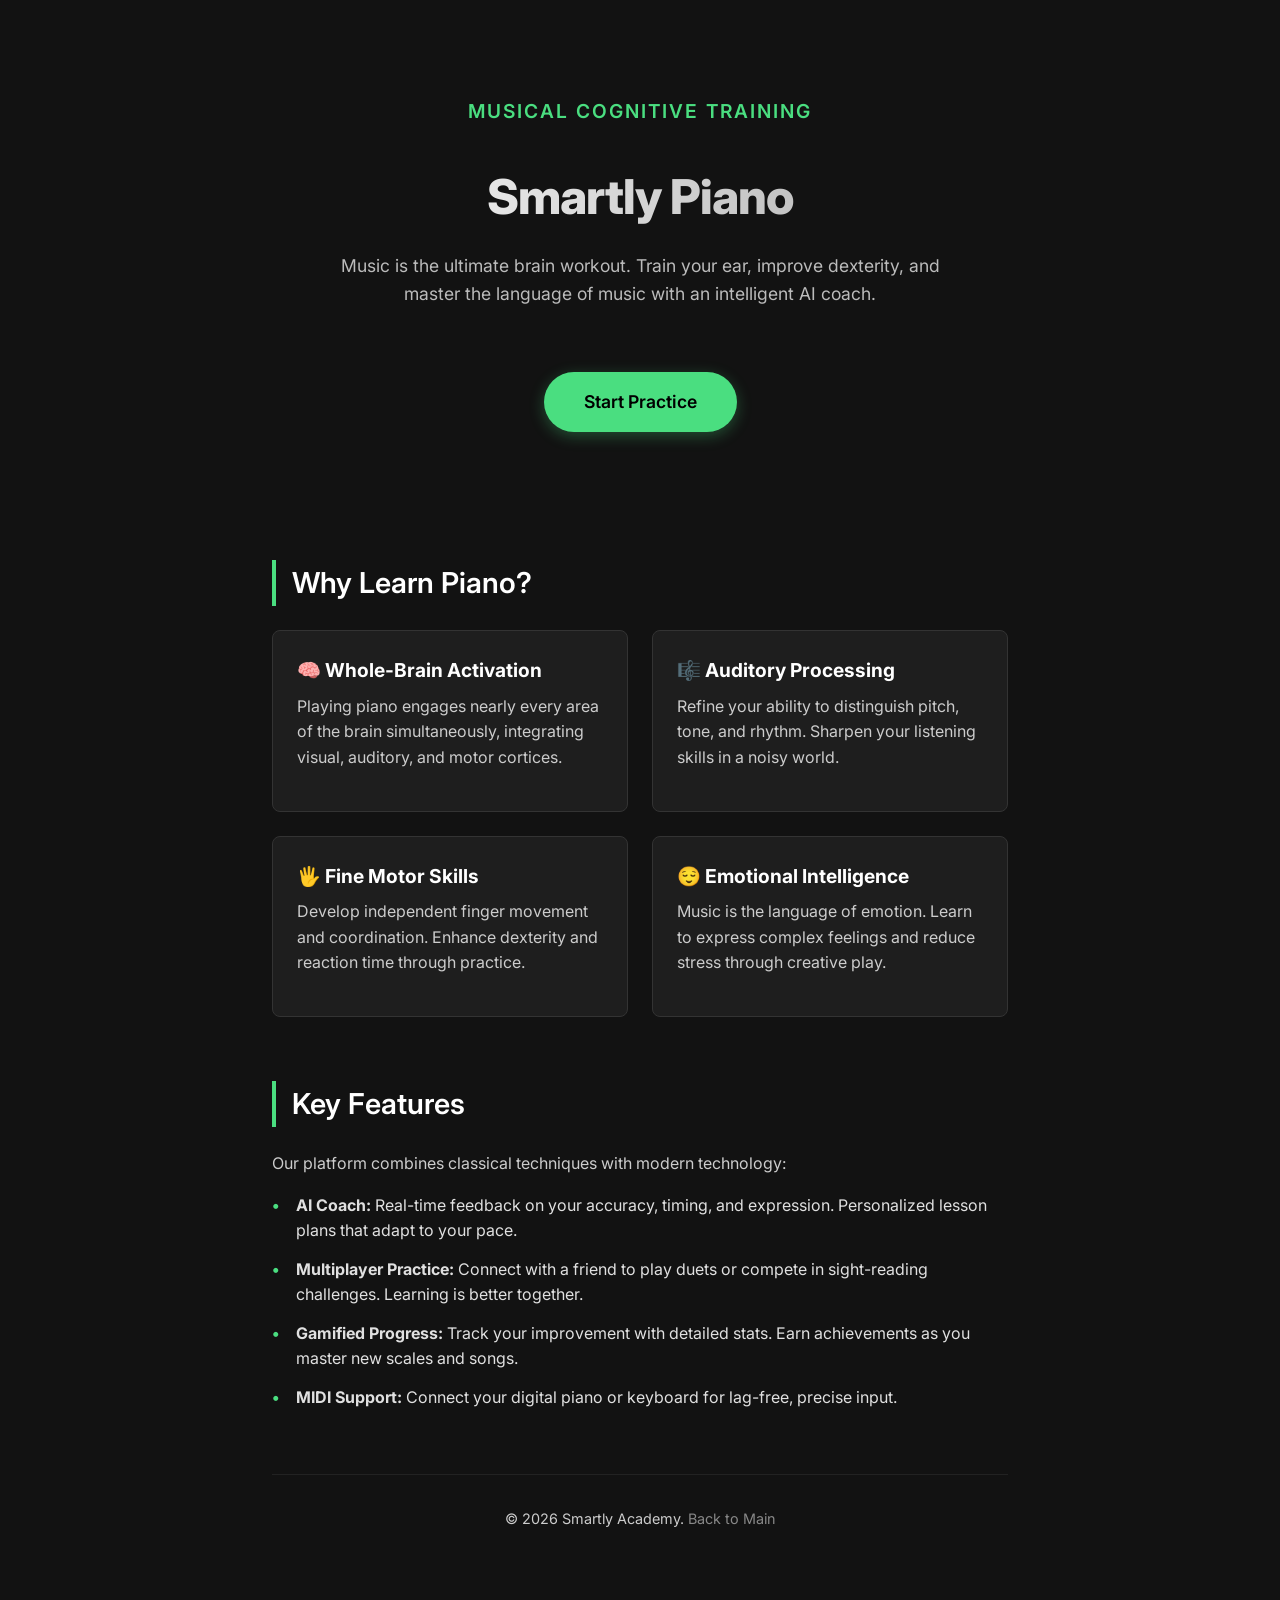
<file: piano-landing.html>
<!DOCTYPE html>
<html lang="en">
<head>
  <meta charset="UTF-8">
  <meta name="viewport" content="width=device-width, initial-scale=1.0">
  <title>Smartly Piano — Cognitive Training</title>
  
  <!-- Fonts -->
  <link href="https://fonts.googleapis.com/css2?family=Inter:wght@300;400;600;800&display=swap" rel="stylesheet">
  
  <style>
    * { margin: 0; padding: 0; box-sizing: border-box; }
    
    body {
      font-family: 'Inter', sans-serif;
      background: #121212;
      color: #e0e0e0;
      line-height: 1.6;
    }

    /* Layout */
    .container {
      max-width: 800px;
      margin: 0 auto;
      padding: 2rem;
    }

    /* Header / Hero */
    header {
      padding: 4rem 0;
      text-align: center;
    }
    h1 {
      font-size: 3rem;
      font-weight: 800;
      letter-spacing: -1px;
      background: linear-gradient(to right, #fff, #aaa);
      -webkit-background-clip: text;
      -webkit-text-fill-color: transparent;
      margin-bottom: 1rem;
    }
    .subtitle {
      font-size: 1.2rem;
      color: #4ade80; /* Green accent */
      font-weight: 600;
      text-transform: uppercase;
      letter-spacing: 2px;
      margin-bottom: 2rem;
    }
    .hero-text {
      font-size: 1.1rem;
      color: #bbb;
      max-width: 600px;
      margin: 0 auto;
    }

    /* Sections */
    section {
      margin-bottom: 4rem;
    }
    h2 {
      font-size: 1.8rem;
      font-weight: 600;
      margin-bottom: 1.5rem;
      color: #fff;
      border-left: 4px solid #4ade80;
      padding-left: 1rem;
    }
    p {
      margin-bottom: 1rem;
      color: #ccc;
    }

    /* Benefits Grid */
    .grid {
      display: grid;
      grid-template-columns: repeat(auto-fit, minmax(250px, 1fr));
      gap: 1.5rem;
    }
    .card {
      background: #1e1e1e;
      padding: 1.5rem;
      border-radius: 8px;
      border: 1px solid #333;
      transition: transform 0.2s;
    }
    .card:hover {
      transform: translateY(-5px);
      border-color: #4ade80;
    }
    .card h3 {
      color: #fff;
      margin-bottom: 0.5rem;
      font-size: 1.2rem;
    }

    /* Features List */
    .feature-list {
      list-style: none;
    }
    .feature-list li {
      margin-bottom: 0.8rem;
      padding-left: 1.5rem;
      position: relative;
    }
    .feature-list li::before {
      content: "•";
      color: #4ade80;
      position: absolute;
      left: 0;
      font-weight: bold;
    }

    /* CTA Button */
    .cta-container {
      text-align: center;
      margin: 4rem 0;
    }
    .btn-primary {
      display: inline-block;
      background: #4ade80;
      color: #000;
      padding: 1rem 2.5rem;
      font-size: 1.1rem;
      font-weight: 600;
      text-decoration: none;
      border-radius: 50px;
      transition: all 0.2s;
      box-shadow: 0 4px 15px rgba(74, 222, 128, 0.3);
    }
    .btn-primary:hover {
      background: #22c55e;
      transform: scale(1.05);
      box-shadow: 0 6px 20px rgba(74, 222, 128, 0.4);
    }

    /* Footer */
    footer {
      text-align: center;
      padding: 2rem;
      border-top: 1px solid #222;
      color: #666;
      font-size: 0.9rem;
    }
    footer a {
      color: #888;
      text-decoration: none;
    }
    footer a:hover { color: #fff; }

  </style>
</head>
<body>

  <div class="container">
    <header>
      <p class="subtitle">Musical Cognitive Training</p>
      <h1>Smartly Piano</h1>
      <p class="hero-text">
        Music is the ultimate brain workout. Train your ear, improve dexterity, and master the language of music with an intelligent AI coach.
      </p>
      
      <div class="cta-container">
        <a href="piano-practice.html" class="btn-primary">Start Practice</a>
      </div>
    </header>

    <section>
      <h2>Why Learn Piano?</h2>
      <div class="grid">
        <div class="card">
          <h3>🧠 Whole-Brain Activation</h3>
          <p>Playing piano engages nearly every area of the brain simultaneously, integrating visual, auditory, and motor cortices.</p>
        </div>
        <div class="card">
          <h3>🎼 Auditory Processing</h3>
          <p>Refine your ability to distinguish pitch, tone, and rhythm. Sharpen your listening skills in a noisy world.</p>
        </div>
        <div class="card">
          <h3>🖐️ Fine Motor Skills</h3>
          <p>Develop independent finger movement and coordination. Enhance dexterity and reaction time through practice.</p>
        </div>
        <div class="card">
          <h3>😌 Emotional Intelligence</h3>
          <p>Music is the language of emotion. Learn to express complex feelings and reduce stress through creative play.</p>
        </div>
      </div>
    </section>

    <section>
      <h2>Key Features</h2>
      <p>Our platform combines classical techniques with modern technology:</p>
      
      <ul class="feature-list">
        <li><strong>AI Coach:</strong> Real-time feedback on your accuracy, timing, and expression. Personalized lesson plans that adapt to your pace.</li>
        <li><strong>Multiplayer Practice:</strong> Connect with a friend to play duets or compete in sight-reading challenges. Learning is better together.</li>
        <li><strong>Gamified Progress:</strong> Track your improvement with detailed stats. Earn achievements as you master new scales and songs.</li>
        <li><strong>MIDI Support:</strong> Connect your digital piano or keyboard for lag-free, precise input.</li>
      </ul>
    </section>

    <footer>
      <p>&copy; 2026 Smartly Academy. <a href="index.html">Back to Main</a></p>
    </footer>
  </div>

</body>
</html>
</file>
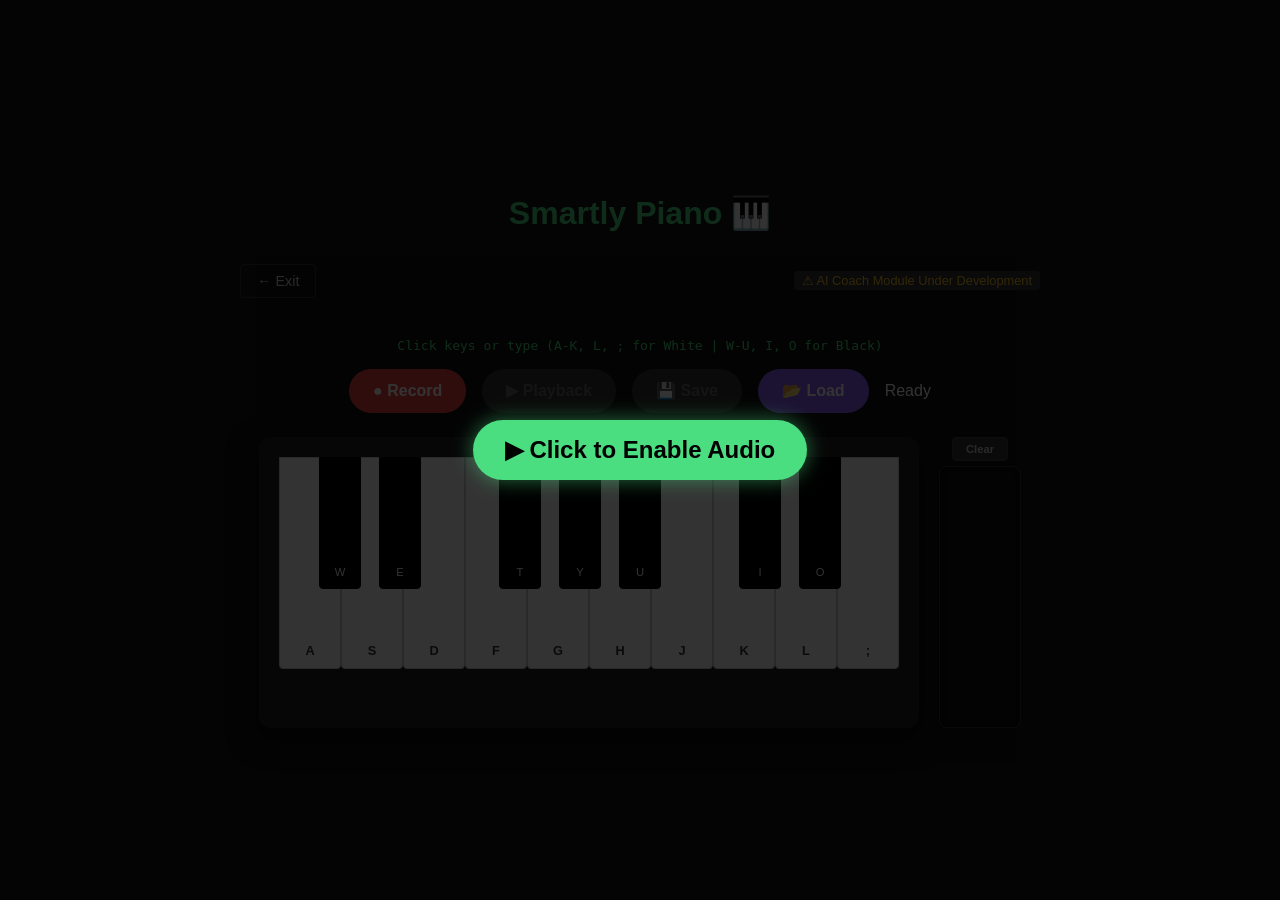
<file: piano-practice.html>
<!DOCTYPE html>
<html lang="en">
<head>
  <meta charset="UTF-8">
  <meta name="viewport" content="width=device-width, initial-scale=1.0">
  <title>Smartly Piano Prototype</title>
  <style>
    body {
      background: #121212;
      color: #fff;
      font-family: 'Inter', sans-serif;
      display: flex;
      flex-direction: column;
      align-items: center;
      justify-content: center;
      height: 100vh;
      margin: 0;
      overflow: hidden;
    }
    h1 { margin-bottom: 2rem; color: #4ade80; }
    
    .piano-container {
      position: relative;
      display: flex;
      justify-content: center;
      background: #222;
      padding: 20px;
      border-radius: 12px;
      box-shadow: 0 10px 30px rgba(0,0,0,0.5);
      width: 100%;
      overflow: hidden; /* Prevent scroll */
    }
    
    .keys {
      position: relative;
      display: flex;
      /* Ensure base size is preserved for scaling */
      min-width: max-content; 
    }
    
    .key {
      position: relative;
      border-radius: 0 0 4px 4px;
      cursor: pointer;
      user-select: none;
      transition: background 0.1s, transform 0.05s;
    }
    
    .white-key {
      width: 60px;
      height: 200px;
      background: #fff;
      border: 1px solid #ccc;
      z-index: 1;
      display: flex;
      align-items: flex-end;
      justify-content: center;
      padding-bottom: 10px;
      color: #333;
      font-weight: bold;
      font-size: 0.8rem;
    }
    .white-key:active, .white-key.active {
      background: #eee;
      transform: translateY(2px);
      background: linear-gradient(to bottom, #fff 0%, #4ade80 100%);
    }
    
    .black-key {
      width: 40px;
      height: 120px;
      background: #000;
      border: 1px solid #000;
      position: absolute;
      z-index: 2;
      top: 0;
      /* Left is calculated in JS */
      color: #fff;
      display: flex;
      align-items: flex-end;
      justify-content: center;
      padding-bottom: 10px;
      font-size: 0.7rem;
    }
    .black-key:active, .black-key.active {
      background: #333;
      background: linear-gradient(to bottom, #000 0%, #22c55e 100%);
    }
    
    /* UI Layout */
    .top-bar {
      display: flex;
      justify-content: space-between;
      align-items: center;
      width: 100%;
      max-width: 800px;
      margin-bottom: 1.5rem;
    }
    .nav-link {
      color: #ccc; text-decoration: none; font-size: 0.9rem;
      padding: 0.5rem 1rem; border: 1px solid #333; border-radius: 4px;
    }
    .nav-link:hover { background: #333; color: #fff; }
    
    .nav-btn {
      background: transparent; border: 1px solid #333; color: #ccc;
      padding: 0.5rem 1rem; border-radius: 4px; cursor: pointer; font-size: 0.9rem;
    }
    .nav-btn:hover { background: #333; color: #fff; }
    
    .banner {
      background: #333; padding: 2px 8px; border-radius: 4px; color: #fbbf24; font-size: 0.8rem;
    }

    .piano-wrapper {
      display: flex;
      gap: 20px;
      align-items: stretch;
    }
    .history-container {
      display: flex;
      flex-direction: column;
      gap: 5px;
      align-items: center;
    }
    .history-bar {
      width: 60px;
      background: #111;
      border: 1px solid #333;
      border-radius: 8px;
      display: flex;
      flex-direction: column-reverse; /* Bottom up */
      align-items: center;
      padding: 10px;
      overflow: hidden;
      height: 240px; /* Match piano height approx */
      box-shadow: inset 0 0 10px rgba(0,0,0,0.8);
    }
    .history-note {
      font-size: 0.9rem;
      font-weight: bold;
      color: #4ade80;
      margin: 2px 0;
      opacity: 0;
      animation: slideIn 0.2s forwards;
    }
    .history-rest {
      width: 100%;
      height: 2px;
      background: #333;
      margin: 5px 0;
      opacity: 0.5;
    }
    @keyframes slideIn {
      0% { transform: translateY(10px); opacity: 0; }
      100% { transform: translateY(0); opacity: 1; }
    }
    
    .controls {
      margin-bottom: 1.5rem;
      display: flex;
      gap: 1rem;
      align-items: center;
    }
    button {
      padding: 0.8rem 1.5rem;
      border: none;
      border-radius: 50px;
      font-weight: bold;
      cursor: pointer;
      font-size: 1rem;
      transition: all 0.2s;
    }
    #recordBtn { background: #ef4444; color: white; }
    #recordBtn.recording { animation: pulse 1.5s infinite; }
    #playBtn { background: #3b82f6; color: white; }
    #saveBtn { background: #10b981; color: white; }
    #loadBtn { background: #8b5cf6; color: white; }
    #playBtn:disabled, #saveBtn:disabled { background: #333; color: #666; cursor: not-allowed; }
    
    .sm-btn {
      padding: 0.3rem 0.8rem;
      font-size: 0.7rem;
      background: #333;
      color: #ccc;
      border: 1px solid #444;
      border-radius: 4px;
      cursor: pointer;
    }
    .sm-btn:hover { background: #444; color: #fff; }
    
    @keyframes pulse { 0% { opacity: 1; } 50% { opacity: 0.6; } 100% { opacity: 1; } }
    
    /* Dialog */
    dialog {
      background: #222; color: #fff; border: 1px solid #444; border-radius: 12px; padding: 1.5rem;
    }
    dialog::backdrop { background: rgba(0,0,0,0.7); }
    .field { margin-bottom: 1rem; }
    .field input[type="text"] { width: 100%; padding: 0.5rem; background: #333; border: 1px solid #444; color: #fff; }
    
    /* Audio Unlock */
    #audio-unlock {
      position: fixed; top: 0; left: 0; width: 100%; height: 100%;
      background: rgba(0,0,0,0.8);
      z-index: 9999;
      display: flex; justify-content: center; align-items: center;
    }
    
    /* Rotate Warning */
    #orientation-warning {
      display: none;
      position: fixed; top: 0; left: 0; width: 100%; height: 100%;
      background: #121212;
      z-index: 10000;
      flex-direction: column;
      justify-content: center;
      align-items: center;
      text-align: center;
      color: #fbbf24;
    }
    
    @media screen and (orientation: portrait) and (max-width: 900px) {
      #orientation-warning { display: flex; }
      .piano-wrapper, .controls { display: none; }
    }
    
    /* Mobile Scaling Force */
    @media (max-width: 850px) {
      .keys {
        zoom: 0.65; /* Effective on mobile WebKit */
        -moz-transform: scale(0.65);
        -moz-transform-origin: 0 0;
      }
      .piano-container {
        padding: 5px;
        justify-content: flex-start; /* Align left to prevent centering cut-off */
        overflow-x: auto; /* Safety scroll */
      }
      .history-bar { height: 160px; } /* Adjust history bar to match shrunk piano */
    }
    
    #unlockBtn {
      font-size: 1.5rem;
      padding: 1rem 2rem;
      background: #4ade80;
      color: #000;
      border: none; border-radius: 50px;
      cursor: pointer;
      box-shadow: 0 0 20px rgba(74, 222, 128, 0.5);
    }
    
    #log { margin-top: 1rem; color: #888; }
  </style>
</head>
<body>

  <h1>Smartly Piano 🎹</h1>
  
  <div class="top-bar">
    <a href="piano-landing.html" class="nav-link">← Exit</a>
    <span class="banner">⚠ AI Coach Module Under Development</span>
  </div>
  
  <div id="log" style="margin-bottom: 1rem; color: #4ade80; font-family: monospace;">
    Click keys or type (A-K, L, ; for White | W-U, I, O for Black)
  </div>
  
  <div class="controls">
    <button id="recordBtn">● Record</button>
    <button id="playBtn" disabled>▶ Playback</button>
    <button id="saveBtn" disabled>💾 Save</button>
    <button id="loadBtn">📂 Load</button>
    <input type="file" id="fileInput" accept=".txt" style="display:none">
    <span id="status">Ready</span>
  </div>

  <div class="piano-wrapper">
    <div class="piano-container">
      <div class="keys" id="piano">
        <!-- Generated by JS -->
      </div>
    </div>
    
    <div class="history-container">
      <button id="clearHistoryBtn" class="sm-btn">Clear</button>
      <div class="history-bar" id="historyBar">
        <!-- Notes appear here -->
      </div>
    </div>
  </div>
  
  <!-- Audio Unlock Overlay -->
  <div id="audio-unlock">
    <button id="unlockBtn">▶ Click to Enable Audio</button>
  </div>
  
  <!-- Orientation Warning -->
  <div id="orientation-warning">
    <h1>🔄 Please Rotate Device</h1>
    <p>Piano requires Landscape mode.</p>
  </div>

  <!-- Save Dialog -->
  <dialog id="saveDialog">
    <h3>Save Session</h3>
    <div class="field">
      <label>Filename:</label>
      <input type="text" id="filenameInput" value="piano-session" placeholder="filename">
    </div>
    <div class="field">
      <label><input type="checkbox" id="checkAudio" checked> Audio (.webm)</label><br>
      <label><input type="checkbox" id="checkSequence" checked> Notes (.txt)</label>
    </div>
    <div style="display:flex; justify-content:flex-end; gap:0.5rem;">
      <button id="cancelSaveBtn" style="background:#555">Cancel</button>
      <button id="confirmSaveBtn" style="background:#10b981">Download</button>
    </div>
  </dialog>

  <script>
    const AudioContext = window.AudioContext || window.webkitAudioContext;
    const ctx = new AudioContext();
    
    const masterGain = ctx.createGain();
    masterGain.gain.value = 0.6;
    masterGain.connect(ctx.destination);
    
    const destStream = ctx.createMediaStreamDestination();
    masterGain.connect(destStream);
    const mediaRecorder = new MediaRecorder(destStream.stream);
    let audioChunks = [];

    // --- Sound Engine (Piano-ish) ---
    function playTone(freq) {
      const osc = ctx.createOscillator();
      const gain = ctx.createGain();
      
      osc.type = 'triangle'; // Smooth tone
      osc.frequency.value = freq;
      
      osc.connect(gain);
      gain.connect(masterGain);
      
      const now = ctx.currentTime;
      gain.gain.setValueAtTime(0, now);
      gain.gain.linearRampToValueAtTime(0.5, now + 0.02); // Fast attack
      gain.gain.exponentialRampToValueAtTime(0.001, now + 1.5); // Long decay (sustain)
      
      osc.start(now);
      osc.stop(now + 1.5);
    }

    // --- Piano Data ---
    // C4 Start
    const notes = [
      { note: 'C', freq: 261.63, type: 'white', key: 'A' },
      { note: 'C#', freq: 277.18, type: 'black', key: 'W' },
      { note: 'D', freq: 293.66, type: 'white', key: 'S' },
      { note: 'D#', freq: 311.13, type: 'black', key: 'E' },
      { note: 'E', freq: 329.63, type: 'white', key: 'D' },
      { note: 'F', freq: 349.23, type: 'white', key: 'F' },
      { note: 'F#', freq: 369.99, type: 'black', key: 'T' },
      { note: 'G', freq: 392.00, type: 'white', key: 'G' },
      { note: 'G#', freq: 415.30, type: 'black', key: 'Y' },
      { note: 'A', freq: 440.00, type: 'white', key: 'H' },
      { note: 'A#', freq: 466.16, type: 'black', key: 'U' },
      { note: 'B', freq: 493.88, type: 'white', key: 'J' },
      { note: 'C5', freq: 523.25, type: 'white', key: 'K' },
      { note: 'C#5', freq: 554.37, type: 'black', key: 'I' }, // Was O
      { note: 'D5', freq: 587.33, type: 'white', key: 'L' }, 
      { note: 'D#5', freq: 622.25, type: 'black', key: 'O' }, // Was P
      { note: 'E5', freq: 659.25, type: 'white', key: ';' } 
    ];

    const pianoEl = document.getElementById('piano');
    const historyEl = document.getElementById('historyBar');
    const keyMap = {}; // KeyChar -> NoteObject

    // Render Keys
    let whiteKeyCount = 0;
    
    notes.forEach(n => {
      const el = document.createElement('div');
      el.id = 'note-' + n.note;
      
      // Store in map for keyboard events
      keyMap[n.key] = { ...n, el: el };
      
      if (n.type === 'white') {
        el.className = 'key white-key';
        el.textContent = n.key; // Show keyboard hint
        pianoEl.appendChild(el);
        whiteKeyCount++;
      } else {
        el.className = 'key black-key';
        el.textContent = n.key;
        // Calculate position: Black keys sit between white keys
        // Width of white key = 60px
        // Gap is usually centered on the border
        // C# is between 1st (C) and 2nd (D) white keys
        // Offset = (Index of previous white key) * 60 - (BlackWidth/2) + border adjustment
        const offset = (whiteKeyCount * 60) - 20; // 40px width / 2
        el.style.left = offset + 'px';
        pianoEl.appendChild(el);
      }
      
      // Mouse Click Interaction
      const handleTrigger = (e) => {
        if (e.type === 'touchstart') e.preventDefault(); // Prevent scroll/zoom
        triggerNote(n);
      };
      
      el.addEventListener('mousedown', handleTrigger);
      el.addEventListener('touchstart', handleTrigger, { passive: false });
    });

    // --- Responsive Scaling ---
    function resizePiano() {
      const containerWidth = document.querySelector('.piano-container').clientWidth;
      const pianoWidth = whiteKeyCount * 60; // 60px per white key
      
      // If piano is wider than container, scale it down
      if (pianoWidth > containerWidth) {
        const scale = containerWidth / pianoWidth;
        pianoEl.style.transform = `scale(${scale})`;
        pianoEl.style.transformOrigin = 'left top';
        // Adjust container height because scaling leaves empty space
        pianoEl.style.marginBottom = `-${(1 - scale) * 200}px`; 
      } else {
        pianoEl.style.transform = 'scale(1)';
        pianoEl.style.marginBottom = '0';
      }
    }
    
    window.addEventListener('resize', resizePiano);
    // Call once after rendering
    setTimeout(resizePiano, 100);

    // --- Recording Logic ---
    let isRecording = false;
    let recordedSequence = [];
    let recordStartTime = 0;
    
    const recordBtn = document.getElementById('recordBtn');
    const playBtn = document.getElementById('playBtn');
    const saveBtn = document.getElementById('saveBtn');
    const loadBtn = document.getElementById('loadBtn');
    const fileInput = document.getElementById('fileInput');
    const clearHistoryBtn = document.getElementById('clearHistoryBtn');
    const statusEl = document.getElementById('status');
    const unlockOverlay = document.getElementById('audio-unlock');
    const unlockBtn = document.getElementById('unlockBtn');
    
    // Audio Unlock (Mobile)
    unlockBtn.addEventListener('click', () => {
      if (ctx.state === 'suspended') ctx.resume();
      unlockOverlay.style.display = 'none';
    });
    
    // Also try to unlock on first touch anywhere if overlay missed
    document.body.addEventListener('touchstart', function() {
      if (ctx.state === 'suspended') ctx.resume();
    }, { once: true });
    
    let lastNoteTime = 0;
    const CHORD_THRESHOLD = 70; // ms
    let currentHistoryGroup = null;
    
    mediaRecorder.ondataavailable = (e) => audioChunks.push(e.data);

    function triggerNote(noteObj, record = true) {
      if (ctx.state === 'suspended') ctx.resume();
      
      const now = Date.now();
      const delta = now - lastNoteTime;
      
      // Calculate Rest (Visual Spacer)
      if (lastNoteTime > 0 && delta > 800) { 
           const restEl = document.createElement('div');
           restEl.className = 'history-rest';
           historyEl.prepend(restEl);
           currentHistoryGroup = null; // Reset chord grouping on rest
      }
      
      playTone(noteObj.freq);
      
      // Visual Key
      if (noteObj.el) {
        noteObj.el.classList.add('active');
        setTimeout(() => noteObj.el.classList.remove('active'), 200);
      }
      
      // History Bar Logic
      // Check for Chord
      if (delta < CHORD_THRESHOLD && currentHistoryGroup) {
          // Append to existing group
          const span = document.createElement('span');
          span.style.marginLeft = "6px";
          span.textContent = noteObj.note;
          currentHistoryGroup.appendChild(span);
      } else {
          // New Group/Note
          const histItem = document.createElement('div');
          histItem.className = 'history-note';
          // Use a flex container for the note items
          histItem.style.display = "flex";
          histItem.style.justifyContent = "center";
          histItem.style.width = "100%";
          
          const span = document.createElement('span');
          span.textContent = noteObj.note;
          histItem.appendChild(span);
          
          historyEl.prepend(histItem);
          currentHistoryGroup = histItem;
      }
      
      if (historyEl.children.length > 30) {
        historyEl.lastElementChild.remove();
      }
      
      lastNoteTime = now;
      
      document.getElementById('log').textContent = `Playing: ${noteObj.note} (${noteObj.freq}Hz)`;
      
      if (record && isRecording) {
        recordedSequence.push({ 
          note: noteObj.note, 
          freq: noteObj.freq, 
          key: noteObj.key, 
          time: Date.now() - recordStartTime 
        });
      }
    }
    
    // Clear History
    clearHistoryBtn.addEventListener('click', () => {
      historyEl.innerHTML = '';
    });

    // Controls
    recordBtn.addEventListener('click', () => {
      if (!isRecording) {
        isRecording = true;
        recordedSequence = [];
        audioChunks = [];
        historyEl.innerHTML = ''; // Auto clear on record start
        recordStartTime = Date.now();
        lastNoteTime = 0; // Reset rest timer
        mediaRecorder.start();
        recordBtn.textContent = "■ Stop";
        recordBtn.classList.add('recording');
        statusEl.textContent = "Recording...";
        playBtn.disabled = true; saveBtn.disabled = true;
      } else {
        isRecording = false;
        mediaRecorder.stop();
        recordBtn.textContent = "● Record";
        recordBtn.classList.remove('recording');
        statusEl.textContent = `Saved ${recordedSequence.length} notes.`;
        if(recordedSequence.length>0) { playBtn.disabled = false; saveBtn.disabled = false; }
      }
    });
    
    // Load Logic
    loadBtn.addEventListener('click', () => fileInput.click());
    
    fileInput.addEventListener('change', (e) => {
      const file = e.target.files[0];
      if (!file) return;
      
      const reader = new FileReader();
      reader.onload = (event) => {
        const text = event.target.result;
        recordedSequence = [];
        historyEl.innerHTML = '';
        lastNoteTime = 0; // Fake timer for loading loop
        
        const lines = text.split('\n');
        let prevTime = 0;
        
        lines.forEach(line => {
           if (!line.includes('|') || line.startsWith('Smartly') || line.startsWith('Time')) return;
           const parts = line.split('|');
           if (parts.length >= 2) {
             const time = parseInt(parts[0].trim());
             const noteName = parts[1].trim();
             
             // Find note object
             const noteObj = notes.find(n => n.note === noteName);
             if (noteObj && !isNaN(time)) {
               recordedSequence.push({
                 note: noteObj.note,
                 freq: noteObj.freq,
                 key: noteObj.key,
                 time: time
               });
               
               // Render History Item (Manually)
               const delta = time - prevTime;
               if (delta > 800) {
                  const restEl = document.createElement('div');
                  restEl.className = 'history-rest';
                  historyEl.prepend(restEl);
               }
               prevTime = time;
               
               const histItem = document.createElement('div');
               histItem.className = 'history-note';
               histItem.textContent = noteObj.note;
               historyEl.prepend(histItem);
             }
           }
        });
        
        statusEl.textContent = `Loaded ${recordedSequence.length} notes.`;
        if (recordedSequence.length > 0) playBtn.disabled = false;
      };
      reader.readAsText(file);
      fileInput.value = '';
    });

    playBtn.addEventListener('click', () => {
      if(recordedSequence.length === 0) return;
      statusEl.textContent = "Playing...";
      playBtn.disabled = true;
      historyEl.innerHTML = ''; // Clear history for playback view
      
      recordedSequence.forEach((item, i) => {
        setTimeout(() => {
          // Reconstruct note object
          const el = document.getElementById('note-' + item.note);
          const n = { ...item, el: el };
          triggerNote(n, false);
          
          if(i === recordedSequence.length-1) {
            setTimeout(() => { 
              statusEl.textContent = "Ready"; 
              playBtn.disabled = false; 
            }, 1000);
          }
        }, item.time);
      });
    });

    // Save Dialog Logic
    const saveDialog = document.getElementById('saveDialog');
    saveBtn.addEventListener('click', () => saveDialog.showModal());
    document.getElementById('cancelSaveBtn').addEventListener('click', () => saveDialog.close());
    
    document.getElementById('confirmSaveBtn').addEventListener('click', () => {
      const filename = document.getElementById('filenameInput').value || "piano-session";
      
      if (document.getElementById('checkAudio').checked && audioChunks.length > 0) {
         const blob = new Blob(audioChunks, { type: 'audio/webm' });
         const url = URL.createObjectURL(blob);
         const a = document.createElement('a'); a.href = url; a.download = filename + ".webm"; a.click();
      }
      
      if (document.getElementById('checkSequence').checked && recordedSequence.length > 0) {
         let txt = "Smartly Piano Session\nTime | Note\n---\n";
         recordedSequence.forEach(n => txt += `${n.time} | ${n.note}\n`);
         const blob = new Blob([txt], { type: 'text/plain' });
         const url = URL.createObjectURL(blob);
         const a = document.createElement('a'); a.href = url; a.download = filename + ".txt"; a.click();
      }
      saveDialog.close();
    });

    // Keyboard Input
    document.addEventListener('keydown', (e) => {
      if (e.repeat) return;
      const char = e.key.toUpperCase();
      const note = keyMap[char];
      if (note) triggerNote(note);
    });

  </script>
</body>
</html>
</file>
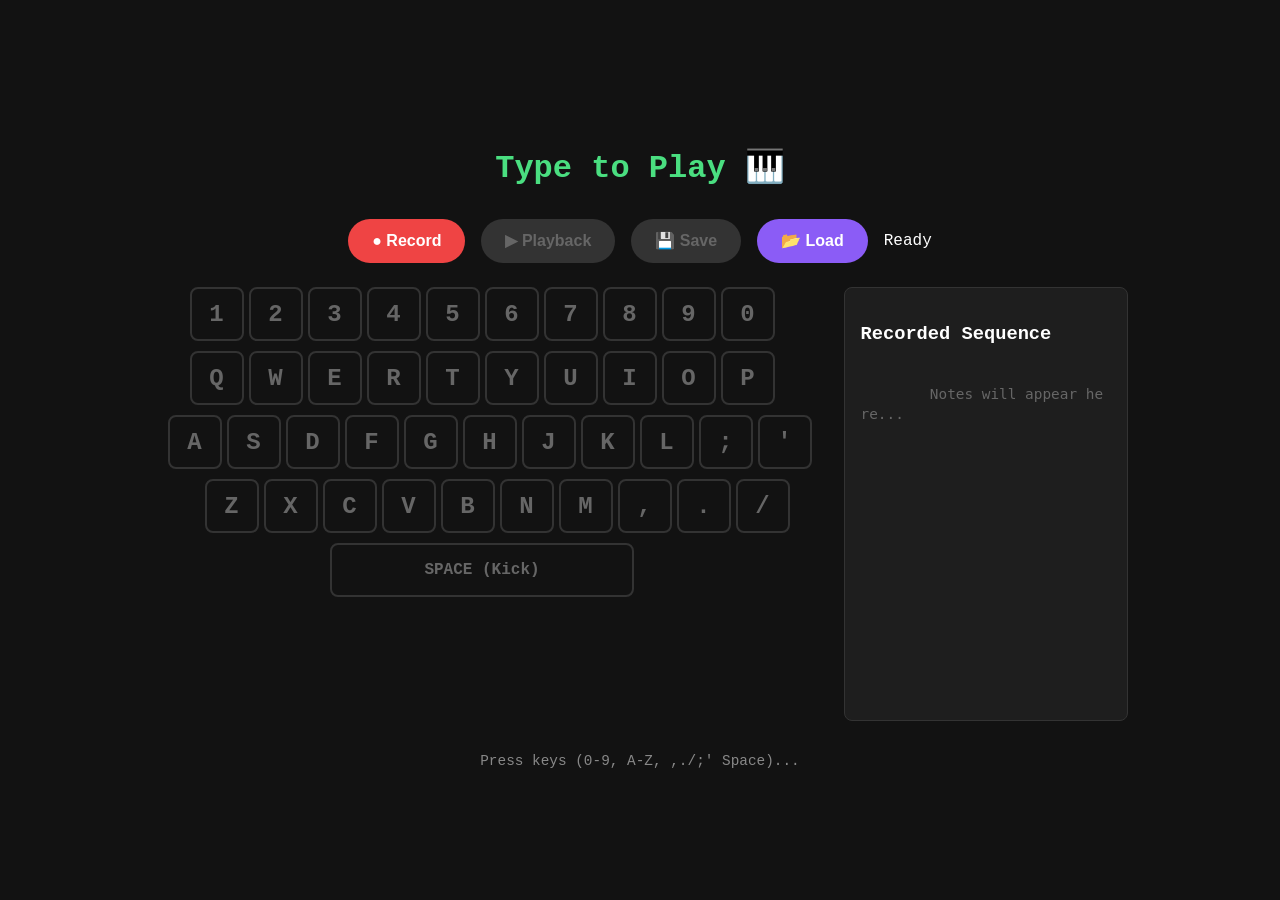
<file: typing-test.html>
<!DOCTYPE html>
<html lang="en">
<head>
  <meta charset="UTF-8">
  <meta name="viewport" content="width=device-width, initial-scale=1.0">
  <title>Smartly Rhythm Typer Prototype</title>
  <style>
    body {
      background: #121212;
      color: #fff;
      font-family: 'Courier New', monospace;
      display: flex;
      flex-direction: column;
      align-items: center;
      justify-content: center;
      height: 100vh;
      margin: 0;
      overflow: hidden;
    }
    h1 { margin-bottom: 2rem; color: #4ade80; }
    
    .keyboard {
      display: flex;
      flex-direction: column;
      gap: 10px;
      align-items: center; /* Center rows */
    }
    .row {
      display: flex;
      gap: 5px;
    }
    .key {
      width: 50px; /* Slightly smaller to fit */
      height: 50px;
      border: 2px solid #333;
      border-radius: 8px;
      display: flex;
      align-items: center;
      justify-content: center;
      font-size: 1.5rem;
      font-weight: bold;
      color: #666;
      transition: all 0.1s;
      user-select: none;
    }
    
    .key.active {
      border-color: #4ade80;
      background: #4ade80;
      color: #000;
      transform: scale(0.95);
      box-shadow: 0 0 15px rgba(74, 222, 128, 0.5);
    }
    
    .log {
      margin-top: 2rem;
      color: #888;
      font-size: 0.9rem;
      min-height: 1.5em;
    }
    
    /* Ripple Effect Container */
    #ripples {
      position: absolute;
      top: 0; left: 0; width: 100%; height: 100%;
      pointer-events: none;
      z-index: -1;
    }
    .ripple {
      position: absolute;
      border-radius: 50%;
      background: rgba(74, 222, 128, 0.2);
      transform: translate(-50%, -50%);
      animation: ripple-anim 0.6s ease-out forwards;
    }
    @keyframes ripple-anim {
      0% { width: 0; height: 0; opacity: 1; }
      100% { width: 300px; height: 300px; opacity: 0; }
    }
    
    .main-container {
      display: flex;
      gap: 2rem;
      align-items: flex-start;
    }
    .right-panel {
      width: 250px;
      background: #1e1e1e;
      padding: 1rem;
      border-radius: 8px;
      border: 1px solid #333;
      height: 400px;
      overflow-y: auto;
    }
    .sequence-box {
      font-family: monospace;
      font-size: 0.9rem;
      line-height: 1.4;
      white-space: pre-wrap;
      word-break: break-all;
    }
    .note-badge {
      display: inline-block;
      padding: 2px 6px;
      margin: 2px;
      background: #333;
      border-radius: 4px;
      color: #ccc;
      transition: all 0.1s;
    }
    .note-badge.playing {
      background: #fff;
      color: #000;
      transform: scale(1.2);
      box-shadow: 0 0 10px rgba(255, 255, 255, 0.8);
      z-index: 10;
      position: relative;
    }
    /* Additions for new UI */
    .controls {
      margin-bottom: 1.5rem;
      display: flex;
      gap: 1rem;
      align-items: center;
    }
    .note-wrapper {
      display: inline-block;
      margin: 2px;
    }
    .chord-group {
      display: inline-flex;
      background: #444;
      border: 1px solid #666;
      border-radius: 6px;
      padding: 2px;
    }
    .chord-group .note-badge {
      background: transparent;
      margin: 0 2px;
      color: #fff;
    }
    .rest-badge {
      display: inline-block;
      color: #555;
      margin: 0 1px;
      font-weight: bold;
    }
    button {
      padding: 0.8rem 1.5rem;
      border: none;
      border-radius: 50px;
      font-weight: bold;
      cursor: pointer;
      font-size: 1rem;
      transition: all 0.2s;
    }
    #recordBtn {
      background: #ef4444; /* Red */
      color: white;
    }
    #recordBtn.recording {
      animation: pulse 1.5s infinite;
      box-shadow: 0 0 15px rgba(239, 68, 68, 0.6);
    }
    #playBtn {
      background: #3b82f6; /* Blue */
      color: white;
    }
    #playBtn:disabled, #saveBtn:disabled {
      background: #333;
      color: #666;
      cursor: not-allowed;
    }
    #saveBtn {
      background: #10b981; /* Green */
      color: white;
    }
    #loadBtn {
      background: #8b5cf6; /* Purple */
      color: white;
    }
    
    .spacebar-container {
      margin-top: 10px;
      width: 100%;
      max-width: 800px;
      display: flex;
      justify-content: center;
    }
    .spacebar {
      width: 300px;
      height: 50px;
      font-size: 1rem;
    }
    
    /* Dialog Styles */
    dialog {
      background: #222;
      color: #fff;
      border: 1px solid #444;
      border-radius: 12px;
      padding: 1.5rem;
      box-shadow: 0 10px 30px rgba(0,0,0,0.5);
      max-width: 400px;
    }
    dialog::backdrop {
      background: rgba(0,0,0,0.7);
    }
    dialog h3 { margin-top: 0; margin-bottom: 1rem; color: #10b981; }
    .field { margin-bottom: 1rem; }
    .field input[type="text"] {
      width: 100%; padding: 0.5rem; border-radius: 4px; border: 1px solid #444; background: #333; color: #fff;
    }
    .checkbox-group { display: flex; flex-direction: column; gap: 0.5rem; }
    .actions { display: flex; justify-content: flex-end; gap: 0.5rem; margin-top: 1.5rem; }
    
    @keyframes pulse {
      0% { opacity: 1; }
      50% { opacity: 0.6; }
      100% { opacity: 1; }
    }
    
    /* Mobile Styles */
    #mobile-warning {
      display: none;
      position: fixed;
      top: 0; left: 0; width: 100%; height: 100%;
      background: #121212;
      z-index: 1000;
      flex-direction: column;
      align-items: center;
      justify-content: center;
      text-align: center;
      padding: 2rem;
    }
    
    @media (max-width: 800px) or (pointer: coarse) {
      #mobile-warning { display: flex; }
      .main-container, .controls, .log, h1 { display: none; }
    }
  </style>
</head>
<body>

  <h1>Type to Play 🎹</h1>
  
  <div class="controls">
    <button id="recordBtn">● Record</button>
    <button id="playBtn" disabled>▶ Playback</button>
    <button id="saveBtn" disabled>💾 Save</button>
    <button id="loadBtn">📂 Load</button>
    <input type="file" id="fileInput" accept=".txt" style="display:none">
    <span id="status">Ready</span>
  </div>

  <div class="main-container">
    <div class="left-panel">
      <div class="keyboard" id="keyboard">
        <!-- Keys generated by JS -->
      </div>
      <!-- Spacebar below -->
      <div class="spacebar-container">
        <div class="key spacebar" id="key-SPACE">SPACE (Kick)</div>
      </div>
    </div>
    
    <div class="right-panel">
      <h3>Recorded Sequence</h3>
      <div id="sequence-display" class="sequence-box">
        <span style="color:#666">Notes will appear here...</span>
      </div>
    </div>
  </div>
  
  <div class="log" id="log">Press keys (0-9, A-Z, ,./;' Space)...</div>
  <div id="ripples"></div>

  <!-- Mobile Warning -->
  <div id="mobile-warning">
    <h1>📱 Mobile Version Coming Soon</h1>
    <p>Please visit on a desktop computer with a keyboard.</p>
  </div>

  <!-- Save Dialog -->
  <dialog id="saveDialog">
    <h3>Save Your Session</h3>
    <div class="field">
      <label>Filename:</label>
      <input type="text" id="filenameInput" value="smartly-jam" placeholder="filename">
    </div>
    <div class="field checkbox-group">
      <label><input type="checkbox" id="checkAudio" checked> Download Audio (.webm)</label>
      <label><input type="checkbox" id="checkSequence" checked> Download Sequence (.txt)</label>
    </div>
    <div class="actions">
      <button id="cancelSaveBtn" style="background:#555">Cancel</button>
      <button id="confirmSaveBtn" style="background:#10b981">Download</button>
    </div>
  </dialog>

  <script>
    // --- Audio Context ---
    const AudioContext = window.AudioContext || window.webkitAudioContext;
    const ctx = new AudioContext();
    
    // Master Gain for Routing to Recorder
    const masterGain = ctx.createGain();
    masterGain.gain.value = 0.8; // Avoid clipping
    
    // Destination 1: Speakers
    masterGain.connect(ctx.destination);
    
    // Destination 2: Recorder Stream
    const destStream = ctx.createMediaStreamDestination();
    masterGain.connect(destStream);
    
    const mediaRecorder = new MediaRecorder(destStream.stream);
    let audioChunks = [];

    // Synth: Simple Pluck
    function playNote(freq) {
      const osc = ctx.createOscillator();
      const gain = ctx.createGain();
      
      osc.type = 'triangle'; 
      osc.frequency.value = freq;
      
      osc.connect(gain);
      gain.connect(masterGain); 
      
      const now = ctx.currentTime;
      gain.gain.setValueAtTime(0, now);
      gain.gain.linearRampToValueAtTime(0.3, now + 0.01); 
      gain.gain.exponentialRampToValueAtTime(0.001, now + 0.5); 
      
      osc.start(now);
      osc.stop(now + 0.5);
    }
    
    // Synth: Kick Drum (Spacebar) - Boosted
    function playKick() {
      const osc = ctx.createOscillator();
      const gain = ctx.createGain();
      
      osc.frequency.value = 160;
      osc.connect(gain);
      gain.connect(masterGain); 
      
      const now = ctx.currentTime;
      osc.frequency.exponentialRampToValueAtTime(0.01, now + 0.4);
      gain.gain.setValueAtTime(1.5, now);
      gain.gain.exponentialRampToValueAtTime(0.001, now + 0.5);
      
      osc.start(now);
      osc.stop(now + 0.5);
    }

    // --- Key Mapping ---
    // Pentatonic Scale extended
    const scale = [
      130.81, 146.83, 164.81, 196.00, 220.00, // Low C3-A3
      261.63, 293.66, 329.63, 392.00, 440.00, // Mid C4-A4
      523.25, 587.33, 659.25, 783.99, 880.00, // High C5-A5
      1046.50, 1174.66, 1318.51, 1567.98, 1760.00, // Very High
      2093.00, 2349.32, 2637.02, 2793.83, 3135.96 // NEW: C7, D7, E7, F7, G7
    ];
    
    // Layout: Rows for keyboard UI
    const rows = [
      "1234567890".split(""),
      "QWERTYUIOP".split(""),
      "ASDFGHJKL;'".split(""), // Added ;'
      "ZXCVBNM,./".split("")
    ];
    
    // Flattened array for mapping index to scale
    const allKeys = [].concat(...rows);
    const keyMap = {};
    
    const keyboardEl = document.getElementById('keyboard');
    const sequenceEl = document.getElementById('sequence-display');
    
    // Render Keyboard (Row by Row)
    rows.forEach((rowKeys, rowIndex) => {
      const rowDiv = document.createElement('div');
      rowDiv.className = 'row';
      
      // Indentation for realism (optional, but nice)
      if (rowIndex === 2) rowDiv.style.paddingLeft = '15px';
      if (rowIndex === 3) rowDiv.style.paddingLeft = '30px';

      rowKeys.forEach((char) => {
        const div = document.createElement('div');
        div.className = 'key';
        div.id = 'key-' + char;
        div.textContent = char;
        rowDiv.appendChild(div);
        
        // Find index in flat list to get scale note
        // Note: allKeys order is correct based on row definitions
        const flatIndex = allKeys.indexOf(char);
        keyMap[char] = scale[flatIndex % scale.length];
      });
      
      keyboardEl.appendChild(rowDiv);
    });

    // --- Recorder Logic ---
    let isRecording = false;
    let recordedSequence = []; 
    let recordStartTime = 0;
    
    // Chord Grouping Logic
    let lastNoteTime = 0;
    let currentChordContainer = null;
    const CHORD_THRESHOLD_MS = 60; // Notes within 60ms are a chord
    const REST_THRESHOLD_MS = 250; // Every 250ms of silence adds a 'rest' marker
    
    const recordBtn = document.getElementById('recordBtn');
    const playBtn = document.getElementById('playBtn');
    const saveBtn = document.getElementById('saveBtn');
    const loadBtn = document.getElementById('loadBtn');
    const fileInput = document.getElementById('fileInput');
    const statusEl = document.getElementById('status');
    
    // Dialog Elements
    const saveDialog = document.getElementById('saveDialog');
    const filenameInput = document.getElementById('filenameInput');
    const checkAudio = document.getElementById('checkAudio');
    const checkSequence = document.getElementById('checkSequence');
    const cancelSaveBtn = document.getElementById('cancelSaveBtn');
    const confirmSaveBtn = document.getElementById('confirmSaveBtn');
    
    function resetSequenceDisplay() {
      sequenceEl.innerHTML = '';
      lastNoteTime = 0;
      currentChordContainer = null;
    }
    
    function addToSequenceDisplay(note, noteIndex) {
      const now = Date.now();
      
      // If this is the first note, set lastNoteTime to now so we don't calculate a huge rest
      if (lastNoteTime === 0) {
        lastNoteTime = now;
      }
      
      const delta = now - lastNoteTime;
      
      // Check for rests BEFORE adding the new note
      // Only if not in a chord group (because chords have tiny deltas)
      if (delta >= REST_THRESHOLD_MS) {
        // Calculate number of rest units
        const numRests = Math.floor(delta / REST_THRESHOLD_MS);
        
        // Close previous chord group if exists (rests break chords obviously)
        currentChordContainer = null;
        
        // Add rest markers
        // Cap at maybe 20 to avoid massive spam if idle for long time
        const safeRests = Math.min(numRests, 20);
        
        for (let i = 0; i < safeRests; i++) {
          const rest = document.createElement('span');
          rest.className = 'rest-badge';
          rest.textContent = '·'; // Middle dot
          sequenceEl.appendChild(rest);
        }
      }
      
      // Create Note Badge
      const span = document.createElement('span');
      span.className = 'note-badge';
      span.textContent = note;
      
      // Store the index of the note in the recorded sequence
      span.dataset.index = noteIndex;
      
      if (delta < CHORD_THRESHOLD_MS && currentChordContainer) {
        // Add to existing chord group
        currentChordContainer.appendChild(span);
        currentChordContainer.classList.add('chord-group'); 
      } else {
        // Start new note container
        currentChordContainer = document.createElement('div');
        currentChordContainer.className = 'note-wrapper';
        currentChordContainer.appendChild(span);
        sequenceEl.appendChild(currentChordContainer);
      }
      
      lastNoteTime = now;
      
      // Auto-scroll
      sequenceEl.scrollTop = sequenceEl.scrollHeight;
    }
    
    // --- Media Recorder Handlers ---
    mediaRecorder.ondataavailable = (e) => {
      audioChunks.push(e.data);
    };

    recordBtn.addEventListener('click', () => {
      if (!isRecording) {
        // Start Recording
        isRecording = true;
        recordedSequence = [];
        audioChunks = []; // Clear old audio
        
        resetSequenceDisplay();
        recordStartTime = Date.now();
        lastNoteTime = 0; 
        
        if (ctx.state === 'suspended') ctx.resume();
        mediaRecorder.start();
        
        recordBtn.textContent = "■ Stop";
        recordBtn.classList.add('recording');
        statusEl.textContent = "Recording...";
        playBtn.disabled = true;
        saveBtn.disabled = true;
      } else {
        // Stop Recording
        isRecording = false;
        mediaRecorder.stop();
        
        recordBtn.textContent = "● Record";
        recordBtn.classList.remove('recording');
        statusEl.textContent = `Saved ${recordedSequence.length} notes.`;
        if (recordedSequence.length > 0) {
          playBtn.disabled = false;
          saveBtn.disabled = false;
        }
      }
    });
    
    // --- Save Logic ---
    saveBtn.addEventListener('click', () => {
       if (audioChunks.length === 0 && recordedSequence.length === 0) return;
       saveDialog.showModal();
    });
    
    cancelSaveBtn.addEventListener('click', () => {
      saveDialog.close();
    });
    
    confirmSaveBtn.addEventListener('click', () => {
       const filename = filenameInput.value || "smartly-jam";
       
       // 1. Download Audio (WebM)
       if (checkAudio.checked && audioChunks.length > 0) {
         const audioBlob = new Blob(audioChunks, { type: 'audio/webm' });
         const audioUrl = URL.createObjectURL(audioBlob);
         const aAudio = document.createElement('a');
         aAudio.href = audioUrl;
         aAudio.download = `${filename}.webm`;
         aAudio.click();
       }
       
       // 2. Download Sequence (TXT)
       if (checkSequence.checked && recordedSequence.length > 0) {
         let textContent = `Smartly Rhythm Session: ${filename}\nDate: ${new Date().toLocaleString()}\n\nTime (ms) | Note\n----------------\n`;
         
         recordedSequence.forEach(item => {
           textContent += `${String(item.time).padEnd(9)} | ${item.key}\n`;
         });
         
         const textBlob = new Blob([textContent], { type: 'text/plain' });
         const textUrl = URL.createObjectURL(textBlob);
         const aText = document.createElement('a');
         aText.href = textUrl;
         aText.download = `${filename}.txt`;
         aText.click();
       }
       
       saveDialog.close();
    });
    
    // --- Load Logic ---
    loadBtn.addEventListener('click', () => {
      fileInput.click();
    });
    
    fileInput.addEventListener('change', (e) => {
      const file = e.target.files[0];
      if (!file) return;
      
      const reader = new FileReader();
      
      reader.onload = (event) => {
        const text = event.target.result;
        
        // Reset state
        recordedSequence = [];
        sequenceEl.innerHTML = '';
        currentChordContainer = null;
        
        const lines = text.split('\n');
        let loadedNotes = [];
        
        // Parsing Loop
        for (let i = 0; i < lines.length; i++) {
          const line = lines[i].trim();
          if (!line || line.startsWith('Smartly') || line.startsWith('Date:') || line.startsWith('Time') || line.startsWith('---')) continue;
          
          const parts = line.split('|');
          if (parts.length >= 2) {
             const t = parseInt(parts[0].trim());
             const k = parts[1].trim();
             if (!isNaN(t) && k) {
               loadedNotes.push({ time: t, key: k });
             }
          }
        }
        
        recordedSequence = loadedNotes;
        
        // Rendering Loop
        loadedNotes.forEach((note, idx) => {
            // Determine delta from previous note
            let delta = 0;
            if (idx > 0) {
               delta = note.time - loadedNotes[idx-1].time;
            } else {
               // First note usually starts at 0 or small offset
               delta = note.time; 
            }
            
            // Add Rests
            if (delta >= REST_THRESHOLD_MS) {
                const numRests = Math.floor(delta / REST_THRESHOLD_MS);
                const safeRests = Math.min(numRests, 10); // Cap at 10 for loading view
                
                // Close previous chord
                currentChordContainer = null;
                
                for(let r=0; r<safeRests; r++) {
                    const rest = document.createElement('span');
                    rest.className = 'rest-badge';
                    rest.textContent = '·';
                    sequenceEl.appendChild(rest);
                }
            }
            
            // Create Badge
            const span = document.createElement('span');
            span.className = 'note-badge';
            span.textContent = note.key;
            span.dataset.index = idx;
            
            // Chord Grouping
            if (delta < CHORD_THRESHOLD_MS && currentChordContainer && idx > 0) {
                currentChordContainer.appendChild(span);
                currentChordContainer.classList.add('chord-group');
            } else {
                currentChordContainer = document.createElement('div');
                currentChordContainer.className = 'note-wrapper';
                currentChordContainer.appendChild(span);
                sequenceEl.appendChild(currentChordContainer);
            }
        });
        
        statusEl.textContent = `Loaded ${loadedNotes.length} notes.`;
        if (loadedNotes.length > 0) {
          playBtn.disabled = false;
        }
      };
      
      reader.readAsText(file);
      fileInput.value = ''; // Allow re-select
    });
    
    playBtn.addEventListener('click', () => {
      if (recordedSequence.length === 0) return;
      statusEl.textContent = "Playing...";
      playBtn.disabled = true;
      recordBtn.disabled = true;
      
      // Remove any leftover 'playing' classes from previous runs
      document.querySelectorAll('.note-badge.playing').forEach(el => el.classList.remove('playing'));
      
      recordedSequence.forEach((note, i) => {
        setTimeout(() => {
          triggerNote(note.key, false); // false = don't record playback!
          
          // Visual Feedback: Highlight current note
          const el = document.querySelector(`.note-badge[data-index="${i}"]`);
          if (el) {
            el.classList.add('playing');
            // Auto-scroll to playing element
            el.scrollIntoView({ behavior: 'smooth', block: 'nearest' });
            
            // Remove highlight after short duration
            setTimeout(() => el.classList.remove('playing'), 200);
          }
          
          if (i === recordedSequence.length - 1) {
             setTimeout(() => {
               statusEl.textContent = "Ready";
               playBtn.disabled = false;
               recordBtn.disabled = false;
             }, 500);
          }
        }, note.time);
      });
    });

    // --- Trigger Logic ---
    function triggerNote(char, record = true) {
      if (char === 'SPACE' || char === ' ') {
        playKick();
        visualize('SPACE');
        if (record && isRecording) {
           const idx = recordedSequence.length;
           recordedSequence.push({ key: 'SPACE', time: Date.now() - recordStartTime });
           addToSequenceDisplay('SPACE', idx);
        }
        return;
      }
      
      // Handle punctuation keys correctly in ID
      let safeId = char;
      
      const freq = keyMap[char];
      if (freq) {
        if (ctx.state === 'suspended') ctx.resume();
        playNote(freq);
        visualize(char);
        
        if (record && isRecording) {
           const idx = recordedSequence.length;
           recordedSequence.push({ key: char, time: Date.now() - recordStartTime });
           addToSequenceDisplay(char, idx);
        }
      }
    }

    function visualize(char) {
      // Escape special chars for ID selector if needed
      // But we set ID manually above without special escaping
      // Let's just use getElementById directly
      const keyEl = document.getElementById('key-' + char);
      if (keyEl) {
        keyEl.classList.add('active');
        setTimeout(() => keyEl.classList.remove('active'), 150);
      }
      document.getElementById('log').textContent = `Note: ${char}`;
    }

    // --- Input Handling ---
    document.addEventListener('keydown', (e) => {
      if (e.repeat) return;
      
      let char = e.key.toUpperCase();
      
      // Handle Space specifically to prevent scrolling/stopping
      if (e.code === 'Space') {
        e.preventDefault();
        char = 'SPACE';
      }
      
      // Map keys to our layout
      triggerNote(char, true);
    });
    
  </script>
</body>
</html>
</file>
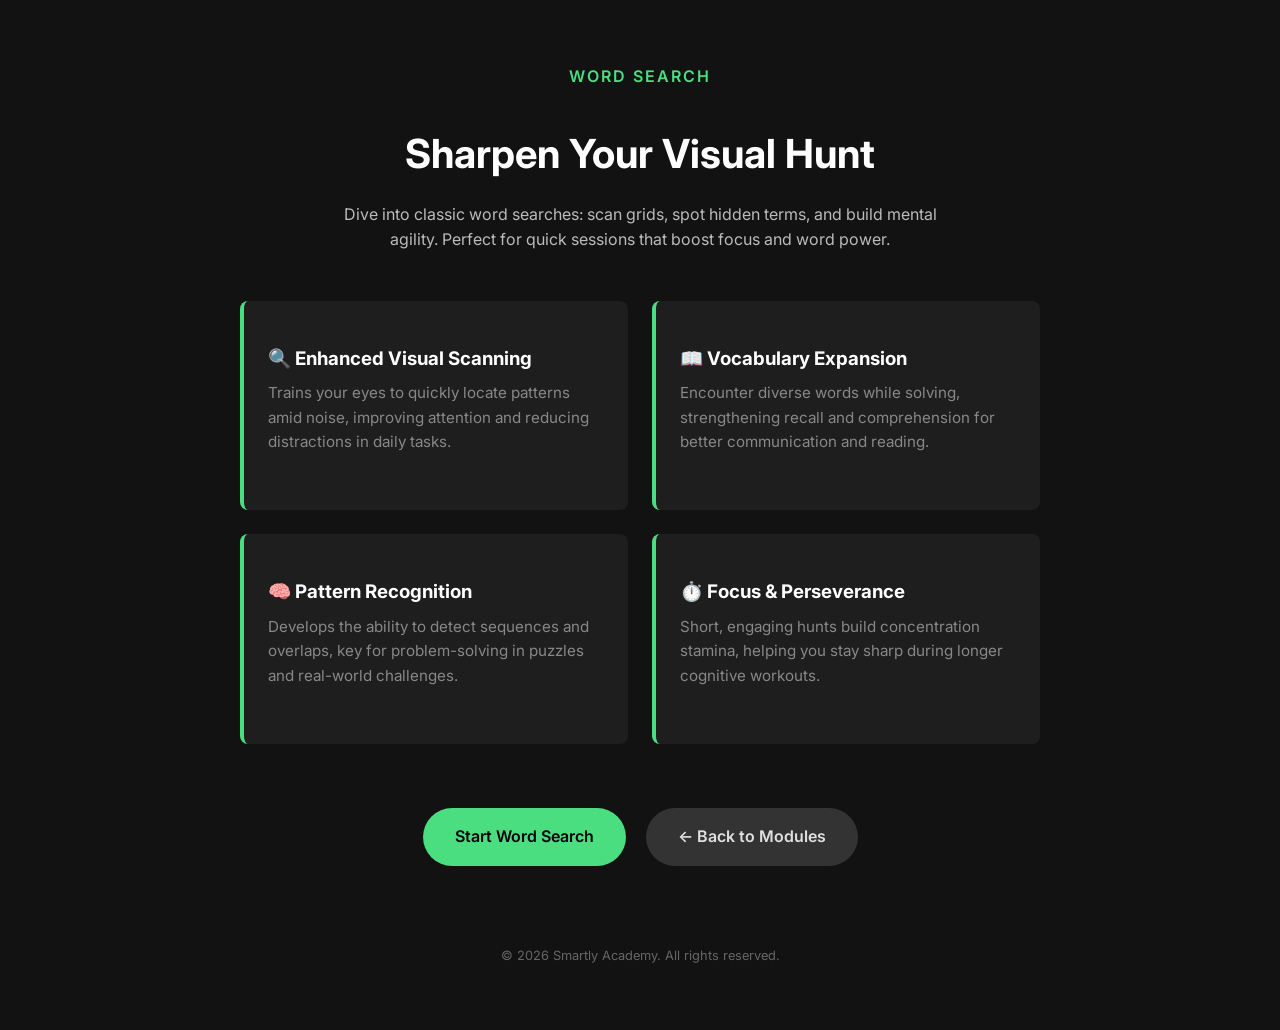
<file: wordsearch-landing.html>
<!DOCTYPE html>
<html lang="en">
<head>
  <meta charset="UTF-8">
  <meta name="viewport" content="width=device-width, initial-scale=1.0">
  <title>Word Search — Smartly Academy</title>
  <style>
    body {
      margin: 0; padding: 0; box-sizing: border-box;
      font-family: 'Inter', sans-serif;
      background: #121212;
      color: #e0e0e0;
      line-height: 1.6;
    }
    .container {
      max-width: 800px; margin: 0 auto; padding: 4rem 2rem;
      text-align: center;
    }
    h1 {
      font-size: 2.5rem; margin-bottom: 1rem;
      color: #fff;
    }
    .subtitle {
      color: #4ade80; font-weight: 600; text-transform: uppercase; letter-spacing: 2px;
      margin-bottom: 2rem;
    }
    p { color: #bbb; max-width: 600px; margin: 0 auto 2rem; }
    
    .benefits {
      display: grid; grid-template-columns: repeat(auto-fit, minmax(300px, 1fr)); gap: 1.5rem;
      margin: 3rem 0; text-align: left;
    }
    .benefit {
      background: #1e1e1e; padding: 1.5rem; border-radius: 8px;
      border-left: 4px solid #4ade80;
    }
    .benefit h3 { color: #fff; margin-bottom: 0.5rem; }
    .benefit p { color: #888; font-size: 0.95rem; }
    
    .btn {
      display: inline-block;
      background: #4ade80; color: #000;
      padding: 1rem 2rem; border-radius: 50px;
      text-decoration: none; font-weight: 600;
      margin: 1rem 0.5rem;
    }
    .btn:hover { background: #22c55e; }
    .back-btn { background: #333; color: #e0e0e0; }
    .back-btn:hover { background: #555; }

    footer {
      margin-top: 4rem; color: #666; font-size: 0.8rem;
    }
  </style>
  <link href="https://fonts.googleapis.com/css2?family=Inter:wght@400;600&display=swap" rel="stylesheet">
</head>
<body>

  <div class="container">
    <p class="subtitle">Word Search</p>
    <h1>Sharpen Your Visual Hunt</h1>
    <p>
      Dive into classic word searches: scan grids, spot hidden terms, and build mental agility. Perfect for quick sessions that boost focus and word power.
    </p>

    <div class="benefits">
      <div class="benefit">
        <h3>🔍 Enhanced Visual Scanning</h3>
        <p>Trains your eyes to quickly locate patterns amid noise, improving attention and reducing distractions in daily tasks.</p>
      </div>
      <div class="benefit">
        <h3>📖 Vocabulary Expansion</h3>
        <p>Encounter diverse words while solving, strengthening recall and comprehension for better communication and reading.</p>
      </div>
      <div class="benefit">
        <h3>🧠 Pattern Recognition</h3>
        <p>Develops the ability to detect sequences and overlaps, key for problem-solving in puzzles and real-world challenges.</p>
      </div>
      <div class="benefit">
        <h3>⏱️ Focus & Perseverance</h3>
        <p>Short, engaging hunts build concentration stamina, helping you stay sharp during longer cognitive workouts.</p>
      </div>
    </div>

    <a href="wordsearch/" class="btn">Start Word Search</a>
    <a href="index.html" class="btn back-btn">← Back to Modules</a>

    <footer>
      &copy; 2026 Smartly Academy. All rights reserved.
    </footer>
  </div>

</body>
</html>
</file>
<file: wordsearch/style.css>
body { 
  font-family: 'Inter', sans-serif;
  background: #121212;
  color: #e0e0e0;
  margin: 0;
  padding: 0;
  box-sizing: border-box;
  line-height: 1.6;
}
.nav {
  text-align: center;
  padding: 10px;
  background: #1e1e1e;
  border-bottom: 1px solid #333;
}
.nav a {
  margin: 0 10px;
  text-decoration: none;
  color: #4ade80;
  font-weight: 600;
}
.nav a:hover {
  color: #22c55e;
}
h1 {
  font-size: 2em;
  text-align: center;
  margin: 20px 0;
  color: #fff;
}
.main-content {
  display: flex;
  flex-direction: column;
  align-items: center;
  gap: 20px;
  width: 100%;
  max-width: 800px;
  margin: 0 auto;
  padding: 20px;
}
#custom-words-section {
  text-align: center;
  margin-bottom: 20px;
}
#custom-words-section label {
  display: block;
  margin-bottom: 5px;
  color: #fff;
}
#customWordsInput {
  width: 300px;
  padding: 8px;
  margin: 5px;
  border: 1px solid #333;
  border-radius: 5px;
  background: #2a2a2a;
  color: #e0e0e0;
}
#grid-container { 
  display: grid; 
  grid-template-columns: repeat(10, 40px); 
  gap: 0; 
  background: #1e1e1e;
  border: 1px solid #333;
  border-radius: 8px;
  padding: 5px;
}
.cell { 
  height: 40px; 
  border: 1px solid #333; 
  display: flex; 
  align-items: center; 
  justify-content: center; 
  cursor: pointer; 
  font-weight: bold; 
  font-size: 1.4em; 
  background: #2a2a2a; 
  color: #e0e0e0;
  box-sizing: border-box; 
}
.cell:hover {
  background: #333;
}
.cell.selected, .cell.found-cell {
  background: #4ade80 !important;
  color: #000 !important;
}
.cell.found-cell {
  background: #4ade80 !important;
  color: #000 !important;
  opacity: 0.8;
}
#word-list { 
  text-align: center; 
  margin: 0;
  min-width: 150px;
  background: #1e1e1e;
  padding: 15px;
  border-radius: 8px;
  border: 1px solid #333;
}
#word-list ul { 
  list-style: none; 
  padding: 0;
  margin: 0 0 15px 0;
}
#word-list li { 
  font-size: 1.2em; 
  margin: 8px 0; 
  position: relative;
  padding-left: 20px;
  color: #bbb;
}
#word-list li.found::before {
  content: "✓ ";
  color: #4ade80;
  font-weight: bold;
  position: absolute;
  left: 0;
}
#word-list li.found {
  color: #4ade80;
  text-decoration: line-through;
}
button { 
  padding: 10px 20px; 
  background: #4ade80; 
  color: #000;
  border: none; 
  border-radius: 5px; 
  font-size: 1.1em; 
  cursor: pointer; 
  margin: 5px;
  font-weight: 600;
}
button:hover { 
  background: #22c55e; 
}

/* Desktop layout: side by side */
@media (min-width: 768px) {
  .main-content {
    flex-direction: row;
    justify-content: center;
    gap: 30px;
  }
  #grid-container {
    flex: 0 0 auto;
  }
  #word-list {
    flex: 0 0 200px;
    text-align: left;
  }
  #word-list ul {
    text-align: left;
  }
  #word-list li {
    text-align: left;
    margin: 10px 0;
  }
  button {
    display: block;
    width: 100%;
    margin: 10px 0;
  }
  #customWordsInput {
    width: 400px;
  }
}

/* Mobile: vertical stack */
@media (max-width: 767px) { 
  #grid-container { 
    grid-template-columns: repeat(10, 8vw); 
  } 
  .cell { 
    height: 8vw; 
    font-size: 1.6em; 
  } 
  #word-list {
    width: 100%;
  }
  .main-content {
    padding: 10px;
  }
  #customWordsInput {
    width: 250px;
  }
}
</file>
